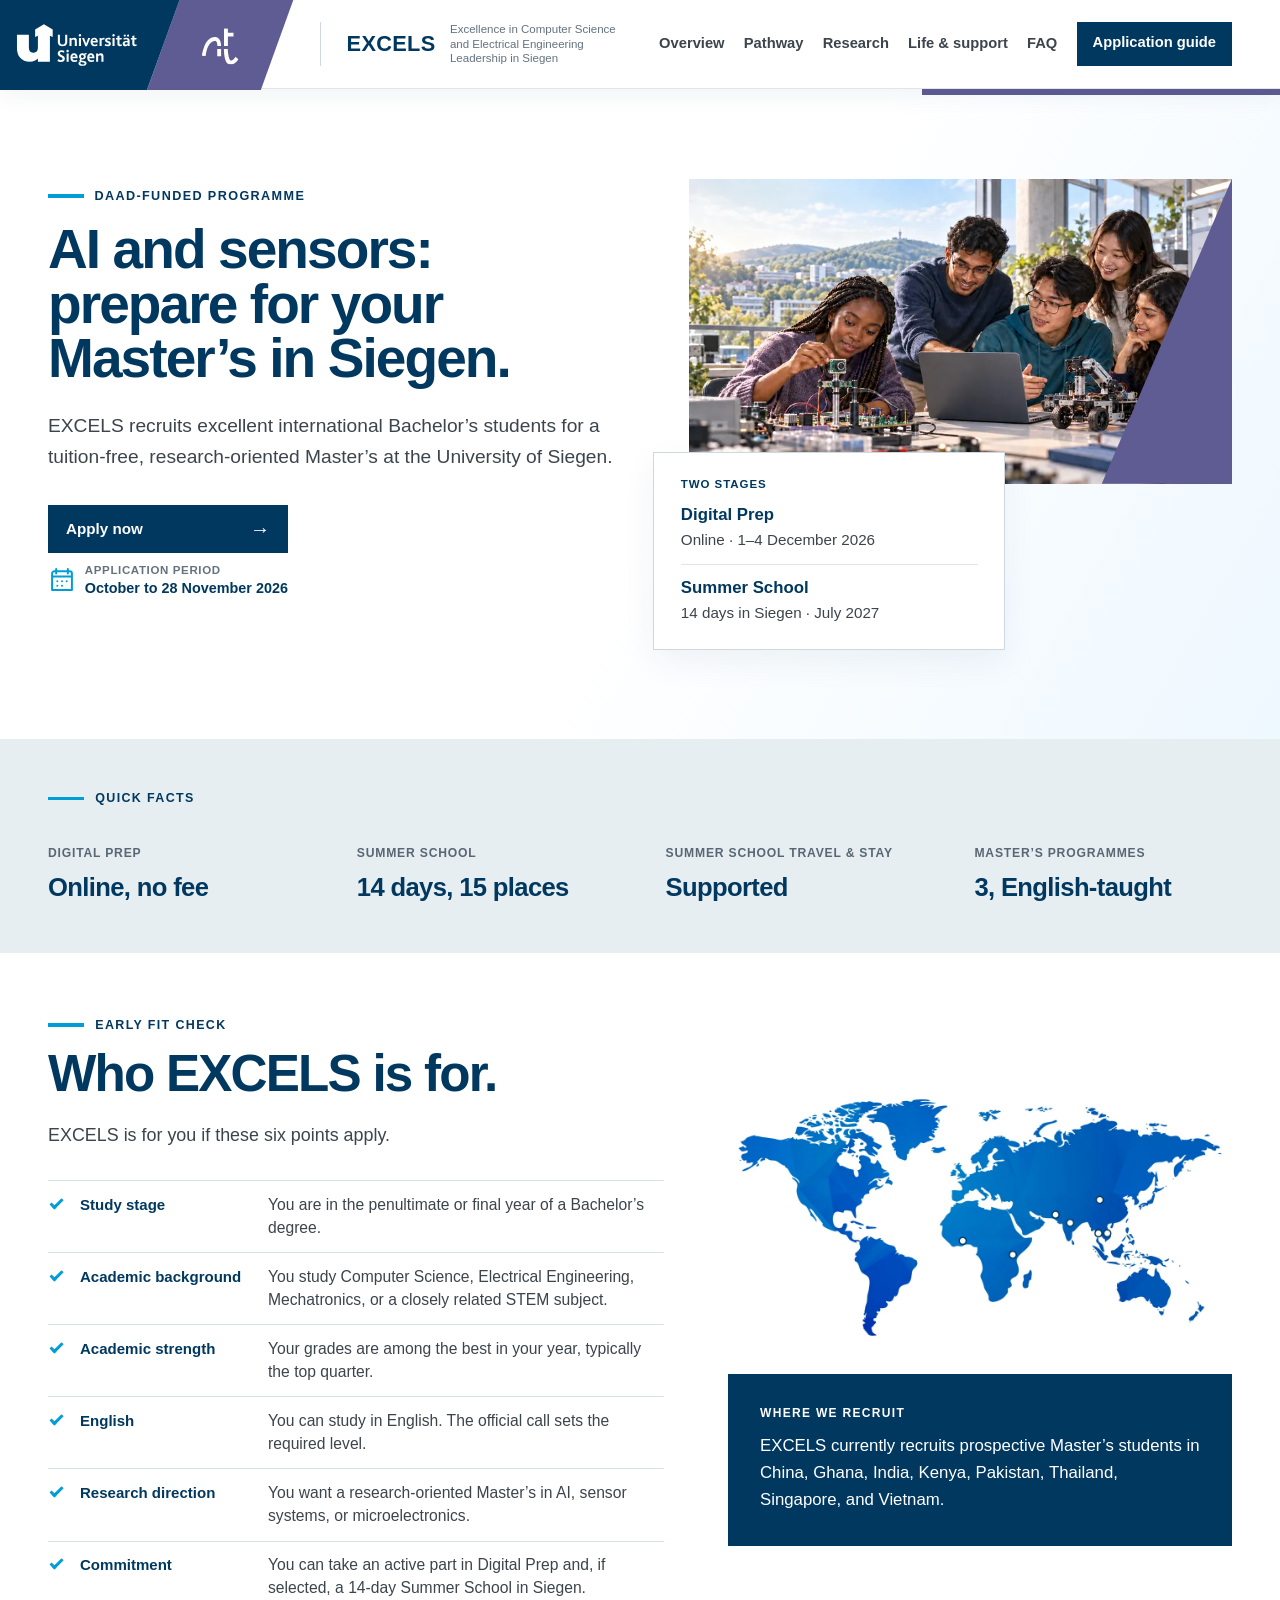
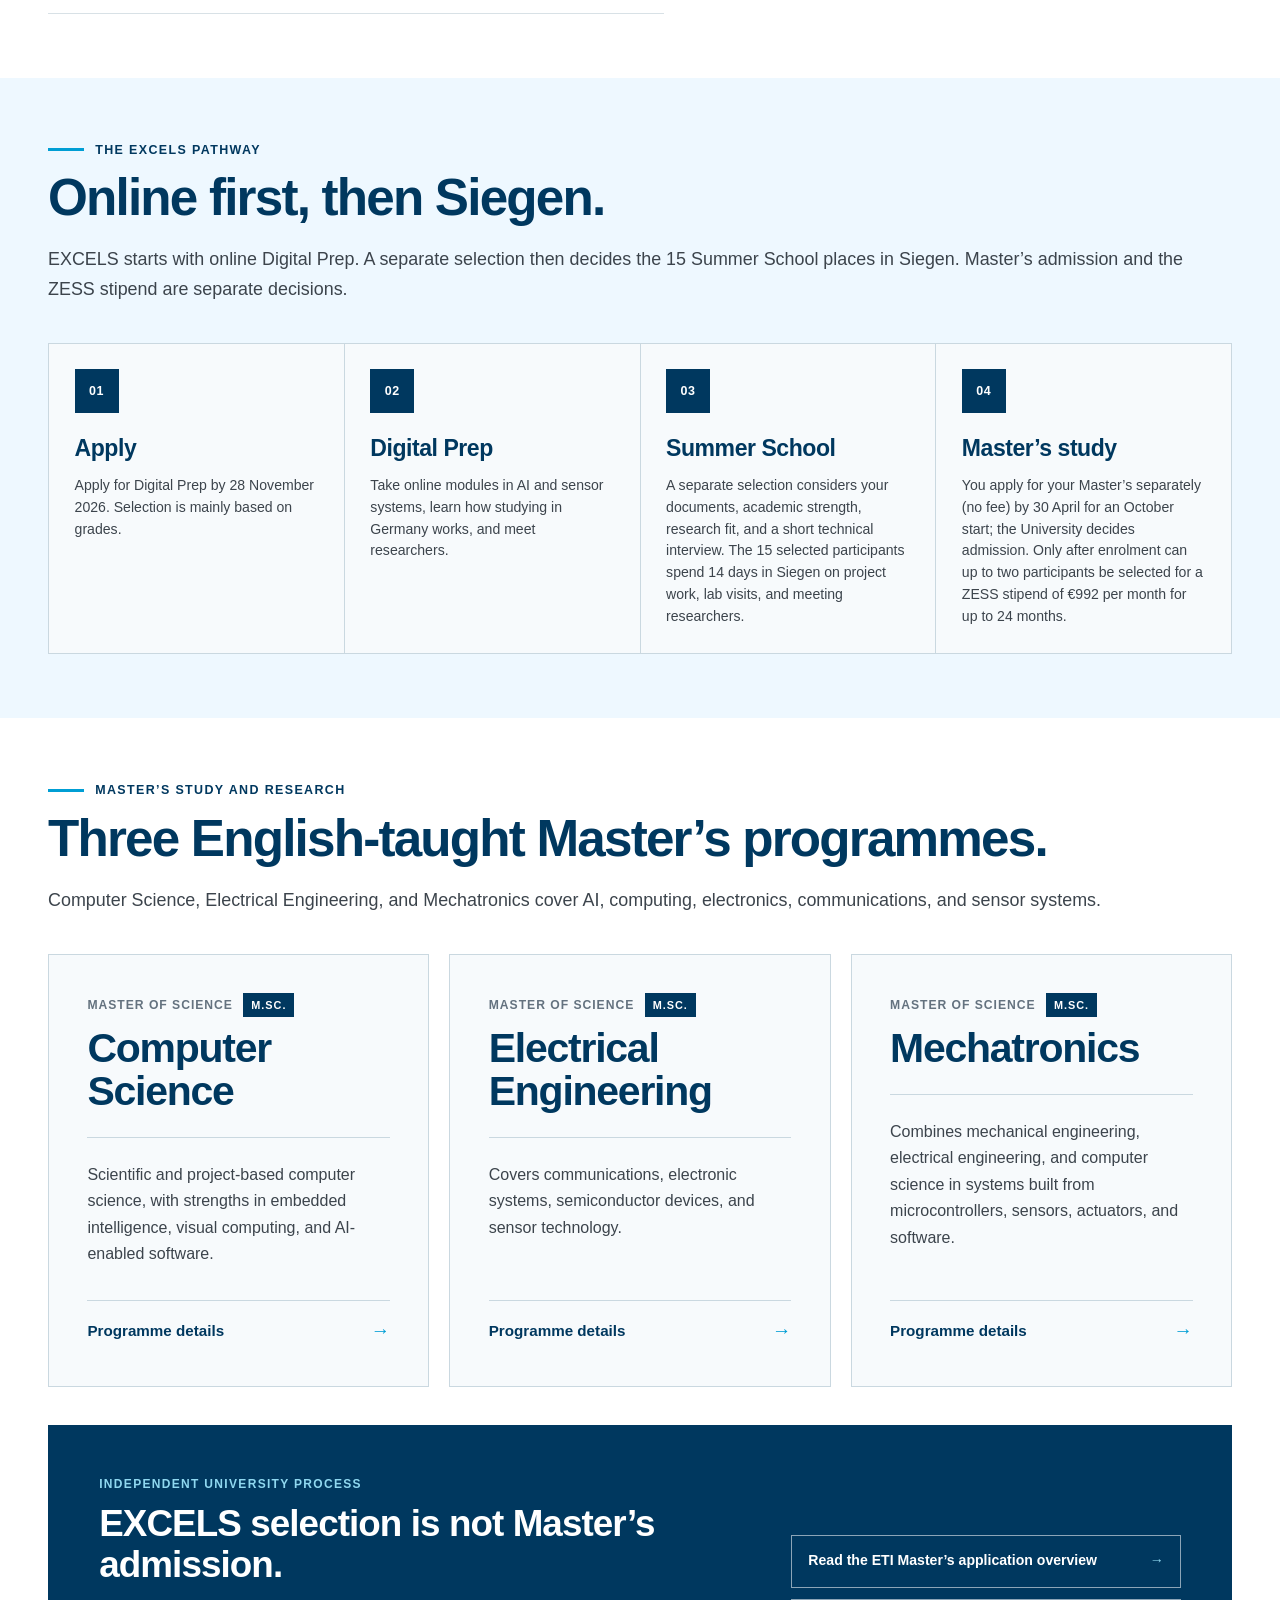
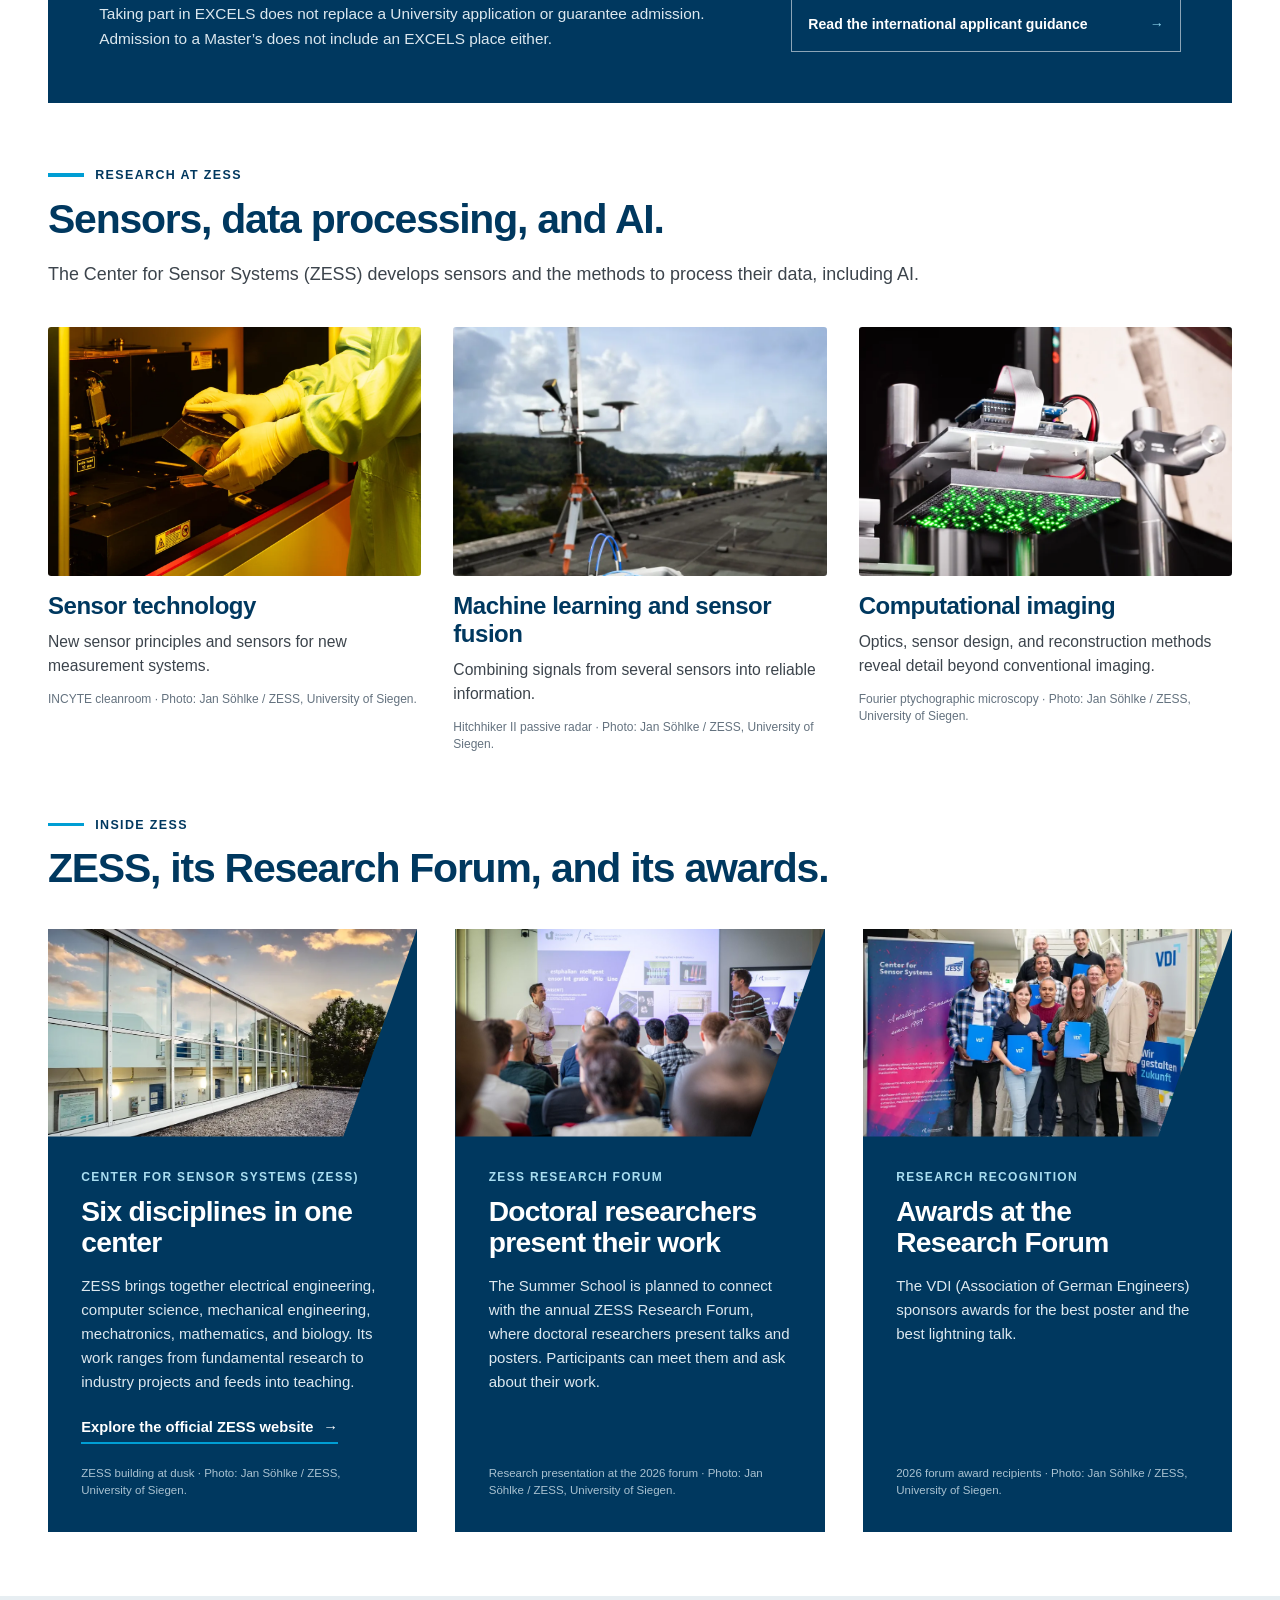
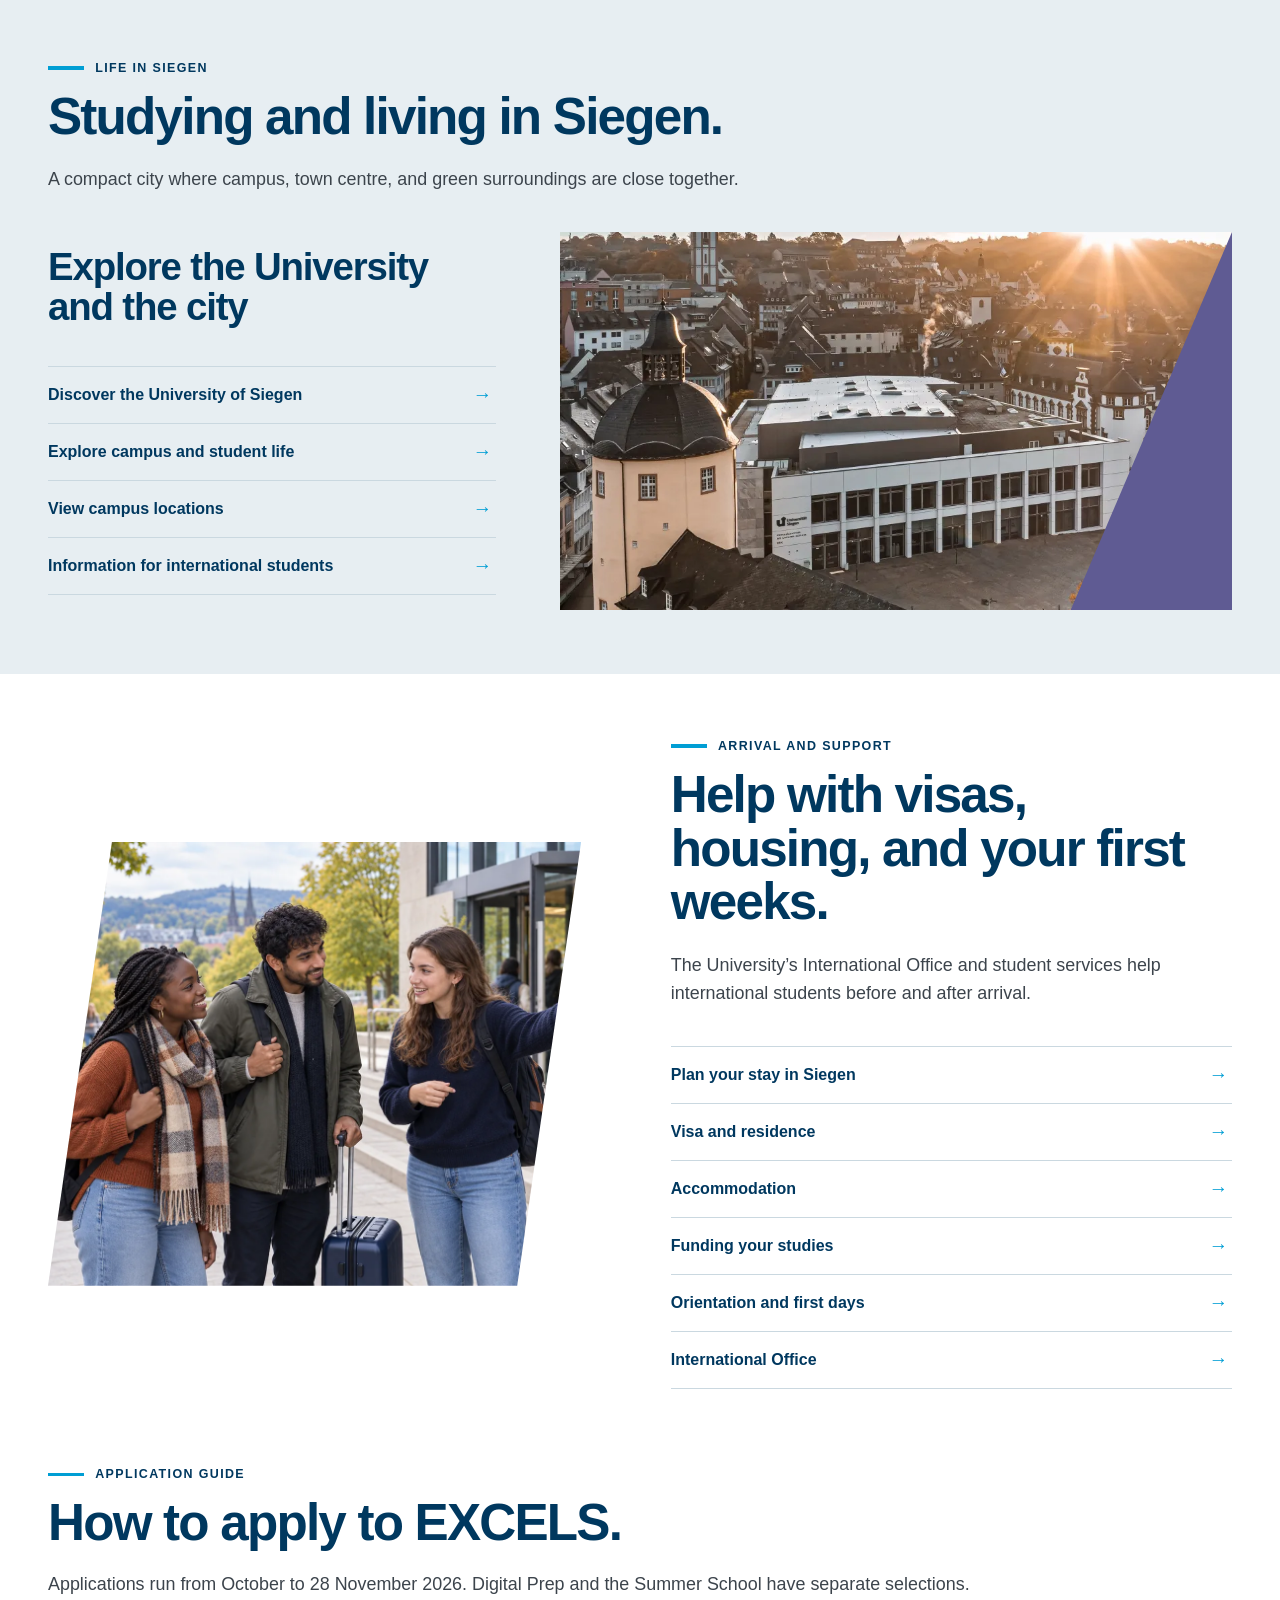
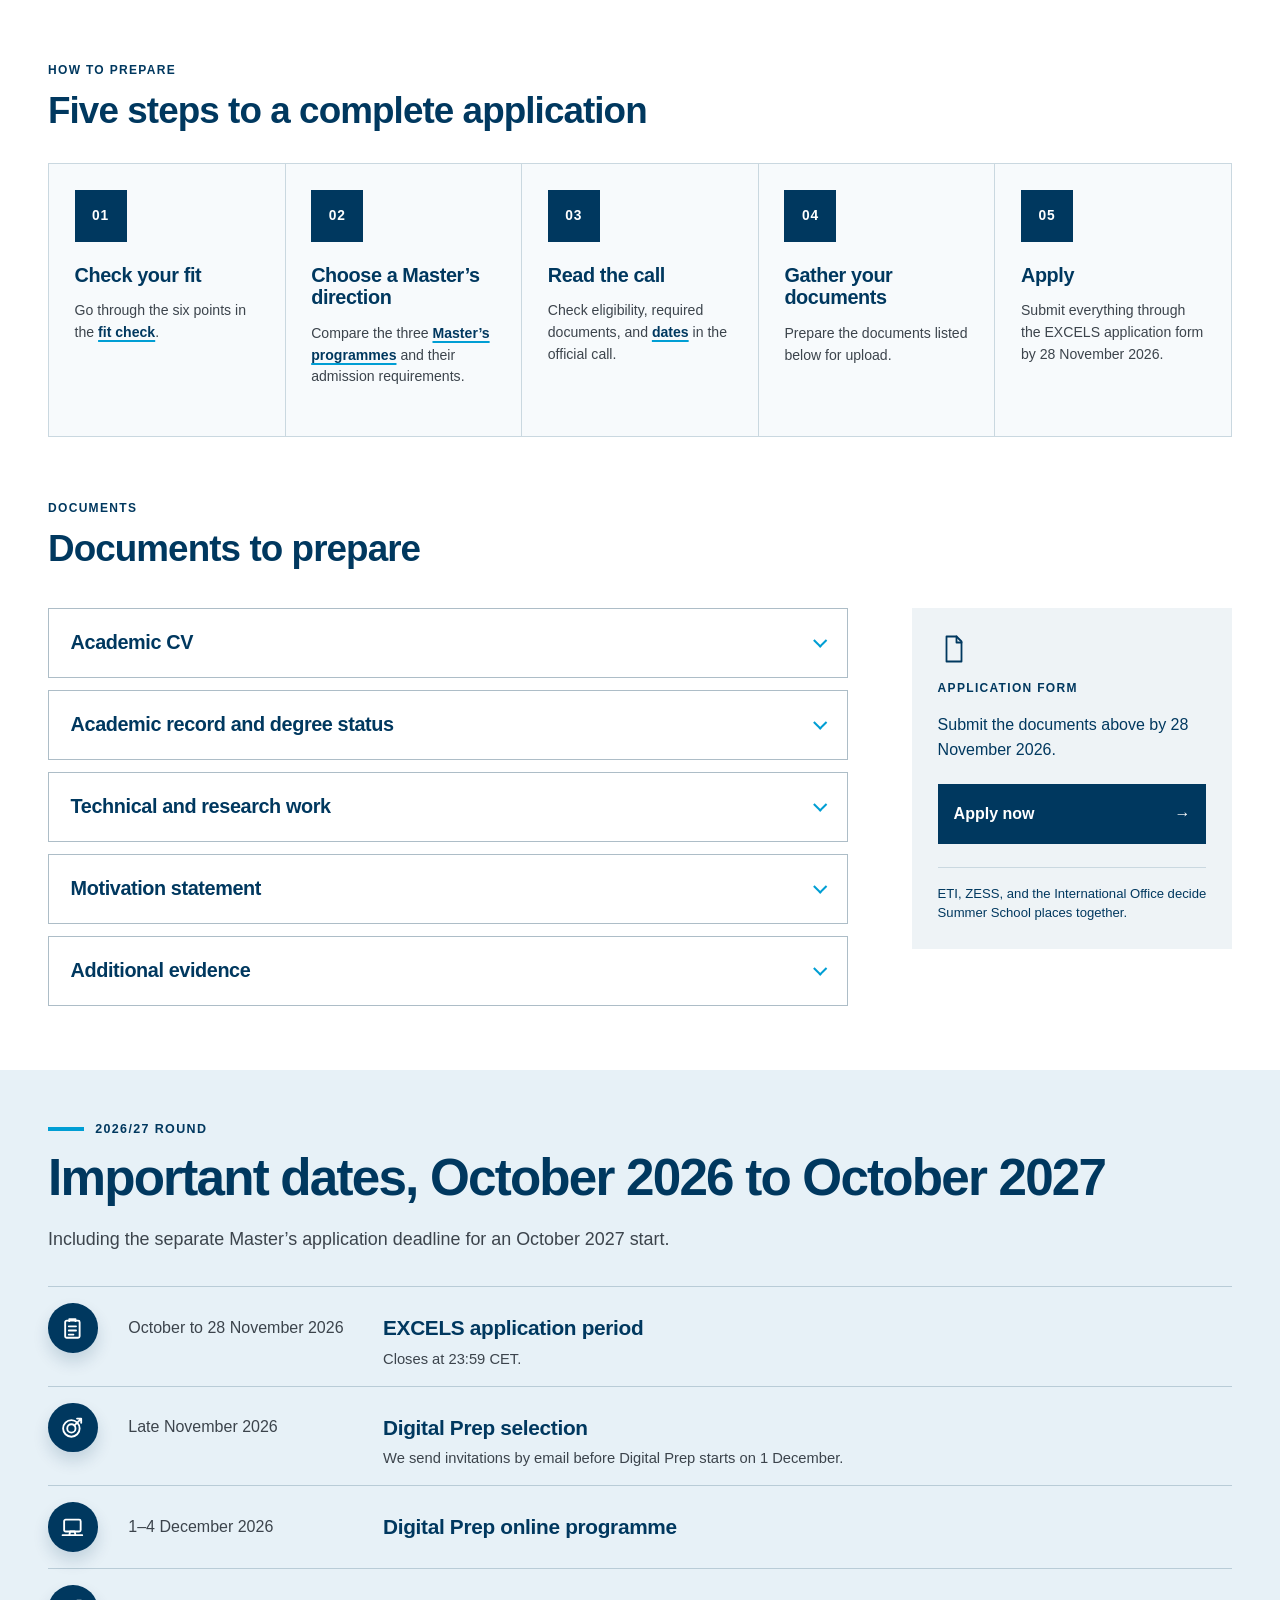
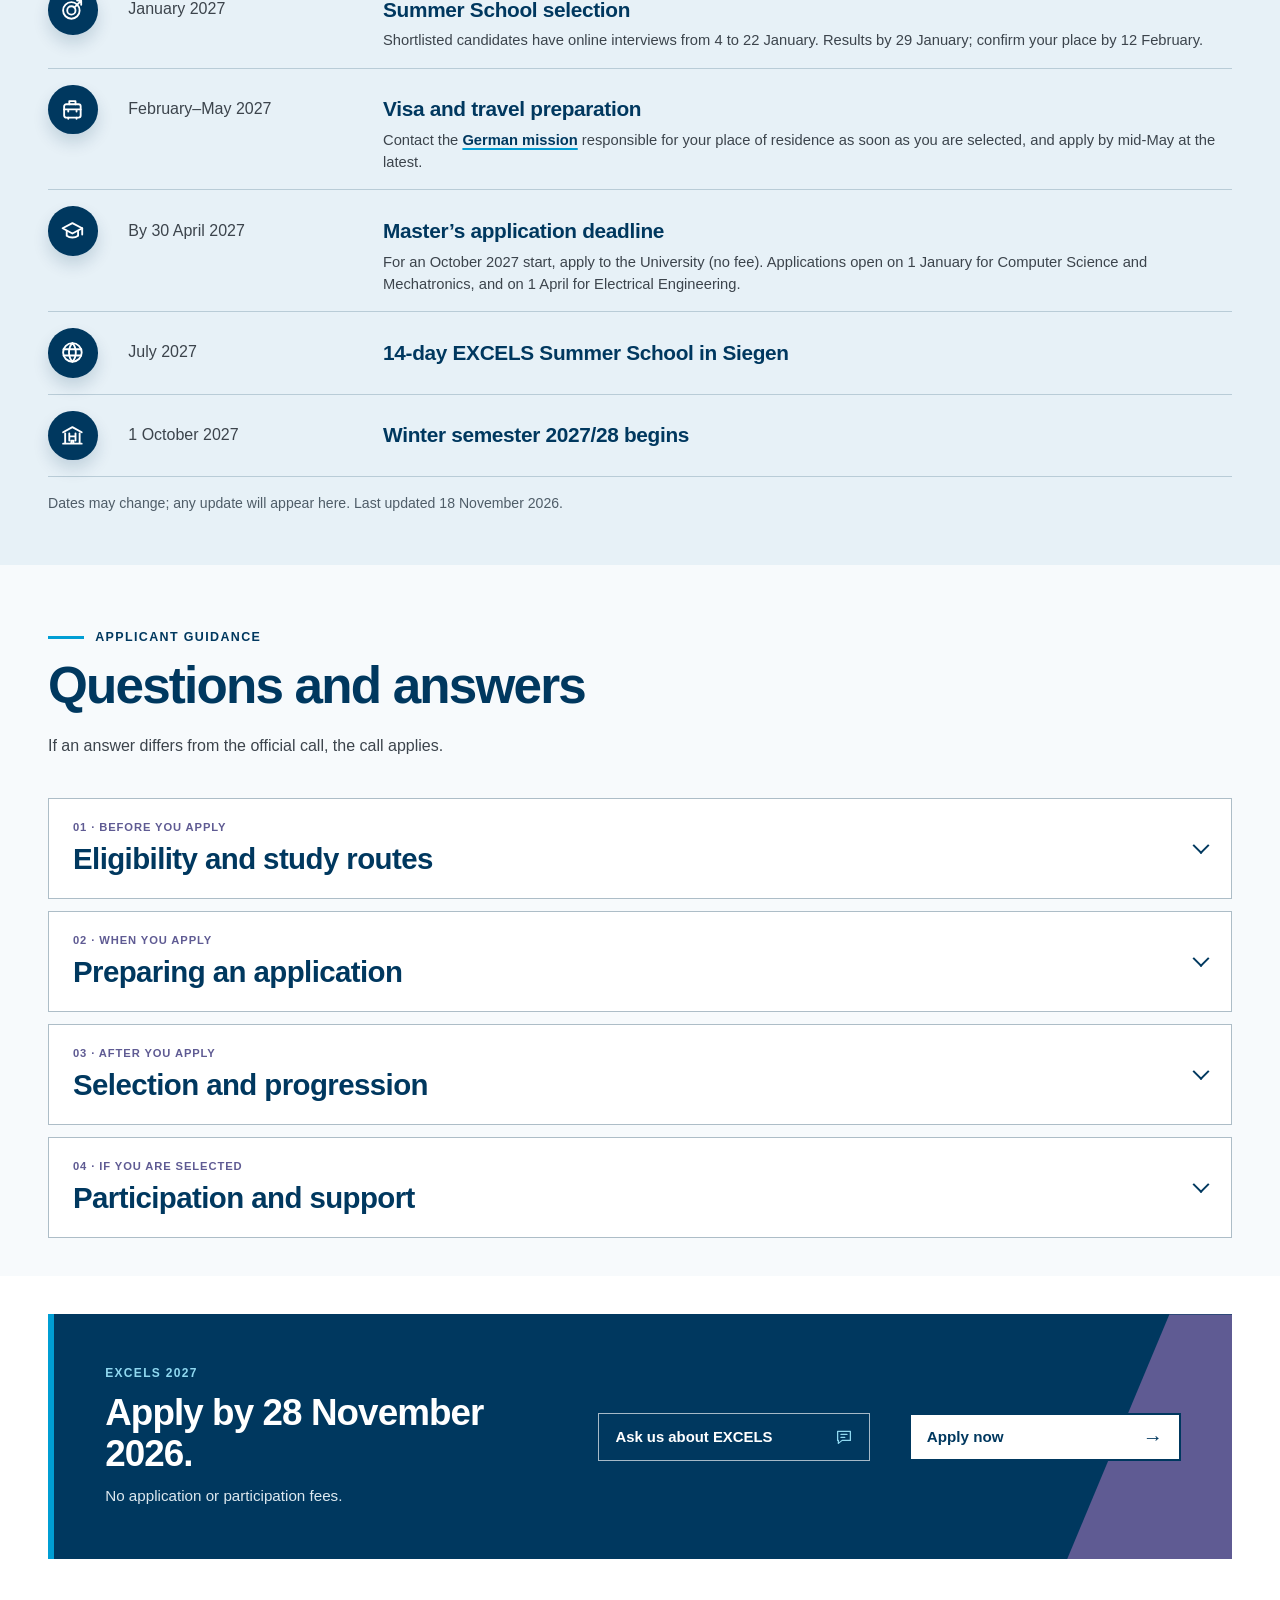
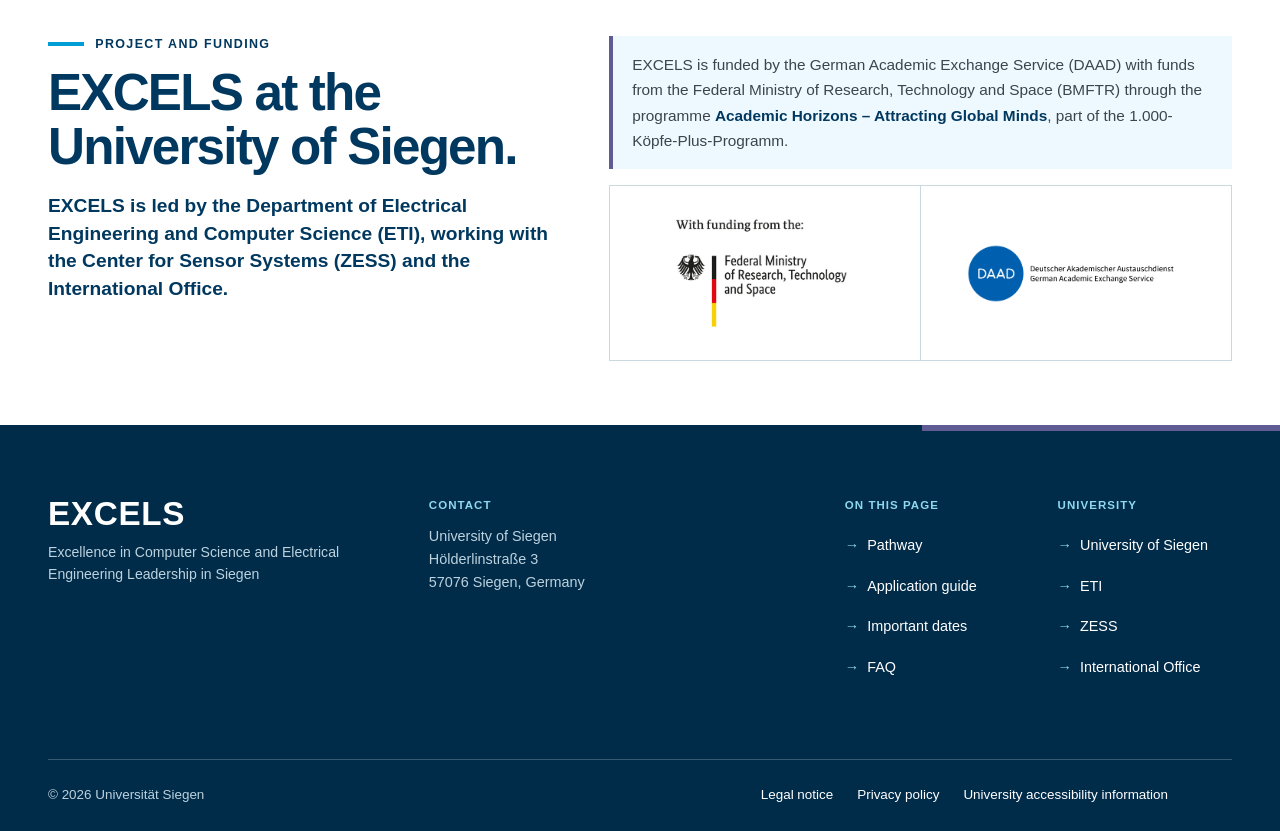
<file: index.html>
<!doctype html>
<html lang="en">
	<head>
		<meta charset="UTF-8" />
		<meta name="viewport" content="width=device-width, initial-scale=1.0" />
		<title>EXCELS | Research-oriented Master&rsquo;s pathway | University of Siegen</title>
		<meta name="description" content="Online Digital Prep and a 14-day Summer School in Siegen for international Bachelor&rsquo;s students preparing for research-oriented Master&rsquo;s study." />
		<meta name="theme-color" content="#00385f" />
		<meta property="og:type" content="website" />
		<meta property="og:site_name" content="EXCELS &middot; University of Siegen" />
		<meta property="og:title" content="EXCELS: Research-oriented Master&rsquo;s pathway at the University of Siegen" />
		<meta property="og:description" content="Online Digital Prep and a 14-day Summer School in Siegen for international Bachelor&rsquo;s students preparing for research-oriented Master&rsquo;s study." />
		<meta property="og:image" content="Assets/og-excels.jpg" />
		<meta property="og:image:width" content="1200" />
		<meta property="og:image:height" content="630" />
		<meta property="og:image:alt" content="EXCELS, University of Siegen: research-oriented Master&rsquo;s pathway for international Bachelor&rsquo;s students." />
		<meta property="og:locale" content="en_GB" />
		<meta name="twitter:card" content="summary_large_image" />
		<script>document.documentElement.classList.add("js");</script>
		<link rel="icon" type="image/svg+xml" href="Assets/favicon.svg" />
		<link rel="apple-touch-icon" href="Assets/apple-touch-icon.png" />
		<link rel="stylesheet" href="style.css?v=2026-10-05" />
	</head>
	<body data-application-url="https://siegen.moveon4.de/form/6aa2a59adf4828ae8703cf02/eng" data-contact-url="">
		<a class="skip-link" href="#main-content">Skip to main content</a>
		<header class="site-header">
			<div class="header-shell">
				<a class="university-link" href="https://www.uni-siegen.de/en/" aria-label="University of Siegen homepage (opens in a new tab)">
					<img class="university-logo" src="Assets/uni-siegen-logo.svg" alt="University of Siegen" width="257" height="128" />
				</a>
				<a class="project-brand" href="#main-content" aria-label="EXCELS homepage">
					<span class="project-name">EXCELS</span>
					<span class="project-expansion">Excellence in Computer Science and Electrical Engineering Leadership in Siegen</span>
				</a>
				<button class="nav-toggle" type="button" aria-expanded="false" aria-controls="primary-navigation">
					<span class="sr-only">Open navigation</span><span></span><span></span><span></span>
				</button>
				<nav id="primary-navigation" aria-label="Primary navigation">
					<a href="#about">Overview</a>
					<a href="#program">Pathway</a>
					<a href="#research">Research</a>
					<a href="#support">Life &amp; support</a>
					<a href="#faq">FAQ</a>
					<a class="nav-application" href="#apply">Application guide</a>
				</nav>
			</div>
		</header>

		<main id="main-content">
		<section class="hero" aria-labelledby="hero-title">
			<div class="hero-shell">
				<div class="hero-content">
					<p class="hero-eyebrow">DAAD-funded programme</p>
					<h1 id="hero-title">AI and sensors: prepare for your Master&rsquo;s in Siegen.</h1>
					<p class="hero-lead">EXCELS recruits excellent international Bachelor&rsquo;s students for a tuition-free, research-oriented Master&rsquo;s at the University of Siegen.</p>
					<div class="hero-actions">
						<a class="application-button application-button-primary" href="#apply" data-link="application"><span>Apply now</span><span class="application-button-arrow" aria-hidden="true">&rarr;</span></a>
						<p class="application-deadline">
							<svg viewBox="0 0 24 24" width="24" height="24" aria-hidden="true" focusable="false">
								<path d="M7 2.5v4M17 2.5v4M3.5 9h17M5.5 4.5h13a2 2 0 0 1 2 2v14h-17v-14a2 2 0 0 1 2-2Z" />
								<path d="M8 13h.01M12 13h.01M16 13h.01M8 17h.01M12 17h.01" />
							</svg>
							<span><span class="application-deadline-label">Application period</span><span class="application-deadline-value">October to 28 November 2026</span></span>
						</p>
					</div>
				</div>
				<figure class="hero-media">
					<div class="hero-image-frame">
						<img src="Assets/excels-impression-1200.webp" srcset="Assets/excels-impression-800.webp 800w, Assets/excels-impression-1200.webp 1200w" sizes="(max-width: 980px) calc(100vw - 2rem), min(42vw, 38rem)" alt="Illustration of international students collaborating on sensor systems and robotics in a university laboratory." width="1200" height="675" fetchpriority="high" />
					</div>
					<div class="hero-glance">
						<p class="hero-glance-kicker">Two stages</p>
						<dl class="hero-glance-list">
							<div>
								<dt>Digital Prep</dt>
								<dd>Online &middot; 1&ndash;4 December 2026</dd>
							</div>
							<div>
								<dt>Summer School</dt>
								<dd>14 days in Siegen &middot; July 2027</dd>
							</div>
						</dl>
					</div>
				</figure>
			</div>
		</section>

		<section id="about" class="section overview-section" aria-labelledby="overview-title">
			<div class="section-shell">
				<header class="section-heading">
					<h2 id="overview-title" class="section-eyebrow">Quick facts</h2>
				</header>

				<dl class="glance-stats">
					<div>
						<dt>Digital Prep</dt>
						<dd>Online, no fee</dd>
					</div>
					<div>
						<dt>Summer School</dt>
						<dd>14 days, 15 places</dd>
					</div>
					<div>
						<dt>Summer School travel &amp; stay</dt>
						<dd>Supported</dd>
					</div>
					<div>
						<dt>Master&rsquo;s programmes</dt>
						<dd>3, English-taught</dd>
					</div>
				</dl>
			</div>
		</section>

		<section id="target" class="section eligibility-section" aria-labelledby="eligibility-title">
			<div class="section-shell eligibility-layout">
				<div class="eligibility-copy">
					<header class="section-heading">
						<p class="section-eyebrow">Early fit check</p>
						<h2 id="eligibility-title">Who EXCELS is for.</h2>
						<p class="section-lead">EXCELS is for you if these six points apply.</p>
					</header>

					<ul class="eligibility-list">
						<li><strong>Study stage</strong><span>You are in the penultimate or final year of a Bachelor&rsquo;s degree.</span></li>
						<li><strong>Academic background</strong><span>You study Computer Science, Electrical Engineering, Mechatronics, or a closely related STEM subject.</span></li>
						<li><strong>Academic strength</strong><span>Your grades are among the best in your year, typically the top quarter.</span></li>
						<li><strong>English</strong><span>You can study in English. The official call sets the required level.</span></li>
						<li><strong>Research direction</strong><span>You want a research-oriented Master&rsquo;s in AI, sensor systems, or microelectronics.</span></li>
						<li><strong>Commitment</strong><span>You can take an active part in Digital Prep and, if selected, a 14-day Summer School in Siegen.</span></li>
					</ul>
				</div>

				<figure class="outreach-panel" aria-labelledby="outreach-title">
					<img class="outreach-map" src="Assets/outreach-countries-1200.webp" alt="World map with dots marking China, Ghana, India, Kenya, Pakistan, Thailand, Singapore, and Vietnam." width="1200" height="630" loading="lazy" decoding="async" />
					<figcaption class="outreach-glance">
						<p id="outreach-title" class="panel-kicker">Where we recruit</p>
						<p class="outreach-glance-copy">EXCELS currently recruits prospective Master&rsquo;s students in China, Ghana, India, Kenya, Pakistan, Thailand, Singapore, and Vietnam.</p>
					</figcaption>
				</figure>
			</div>
		</section>

		<section id="program" class="section pathway-section" aria-labelledby="pathway-title">
			<div class="section-shell">
				<header class="section-heading pathway-heading">
					<p class="section-eyebrow">The EXCELS pathway</p>
					<h2 id="pathway-title">Online first, then Siegen.</h2>
					<p class="section-lead">EXCELS starts with online Digital Prep. A separate selection then decides the 15 Summer School places in Siegen. Master&rsquo;s admission and the ZESS stipend are separate decisions.</p>
				</header>

				<ol class="process-track" role="list" aria-label="Four stages of the EXCELS pathway">
					<li class="process-step">
						<span class="process-number"><span class="sr-only">Stage </span>01</span>
						<div>
							<h3>Apply</h3>
							<p>Apply for Digital Prep by 28 November 2026. Selection is mainly based on grades.</p>
						</div>
					</li>
					<li class="process-step">
						<span class="process-number"><span class="sr-only">Stage </span>02</span>
						<div>
							<h3>Digital Prep</h3>
							<p>Take online modules in AI and sensor systems, learn how studying in Germany works, and meet researchers.</p>
						</div>
					</li>
					<li class="process-step">
						<span class="process-number"><span class="sr-only">Stage </span>03</span>
						<div>
							<h3>Summer School</h3>
							<p>A separate selection considers your documents, academic strength, research fit, and a short technical interview. The 15 selected participants spend 14 days in Siegen on project work, lab visits, and meeting researchers.</p>
						</div>
					</li>
					<li class="process-step">
						<span class="process-number"><span class="sr-only">Stage </span>04</span>
						<div>
							<h3>Master&rsquo;s study</h3>
							<p>You apply for your Master&rsquo;s separately (no fee) by 30 April for an October start; the University decides admission. Only after enrolment can up to two participants be selected for a ZESS stipend of &euro;992 per month for up to 24 months.</p>
						</div>
					</li>
				</ol>
			</div>
		</section>

		<section id="research" class="section study-research-section" aria-labelledby="study-research-title">
			<div class="section-shell">
				<header class="section-heading study-research-heading">
					<p class="section-eyebrow">Master&rsquo;s study and research</p>
					<h2 id="study-research-title">Three English-taught Master&rsquo;s programmes.</h2>
					<p class="section-lead">Computer Science, Electrical Engineering, and Mechatronics cover AI, computing, electronics, communications, and sensor systems.</p>
				</header>

				<div class="degree-grid">
					<article class="degree-card">
						<header class="degree-card-header">
							<p class="degree-type">Master of Science <span>M.Sc.</span></p>
							<h3>Computer Science</h3>
						</header>
						<p class="degree-summary">Scientific and project-based computer science, with strengths in embedded intelligence, visual computing, and AI-enabled software.</p>
						<a class="official-programme-link" href="https://www.uni-siegen.de/en/study/master/computer-science" aria-label="Programme details: Computer Science">Programme details <span aria-hidden="true">&rarr;</span></a>
					</article>

					<article class="degree-card">
						<header class="degree-card-header">
							<p class="degree-type">Master of Science <span>M.Sc.</span></p>
							<h3>Electrical Engineering</h3>
						</header>
						<p class="degree-summary">Covers communications, electronic systems, semiconductor devices, and sensor technology.</p>
						<a class="official-programme-link" href="https://www.uni-siegen.de/en/study/master/electrical-engineering" aria-label="Programme details: Electrical Engineering">Programme details <span aria-hidden="true">&rarr;</span></a>
					</article>

					<article class="degree-card">
						<header class="degree-card-header">
							<p class="degree-type">Master of Science <span>M.Sc.</span></p>
							<h3>Mechatronics</h3>
						</header>
						<p class="degree-summary">Combines mechanical engineering, electrical engineering, and computer science in systems built from microcontrollers, sensors, actuators, and software.</p>
						<a class="official-programme-link" href="https://www.uni-siegen.de/en/study/master/mechatronics" aria-label="Programme details: Mechatronics">Programme details <span aria-hidden="true">&rarr;</span></a>
					</article>
				</div>

				<div class="masters-admission-note">
					<div>
						<p class="panel-kicker">Independent University process</p>
						<h3 id="masters-admission-title">EXCELS selection is not Master&rsquo;s admission.</h3>
						<p>Taking part in EXCELS does not replace a University application or guarantee admission. Admission to a Master&rsquo;s does not include an EXCELS place either.</p>
					</div>
					<ul class="masters-admission-links" aria-label="Official University application guidance">
						<li><a href="https://www.uni-siegen.de/en/ETI/application-for-our-study-programs-eti">Read the ETI Master&rsquo;s application overview <span aria-hidden="true">&rarr;</span></a></li>
						<li><a href="https://www.uni-siegen.de/en/starting/how-do-i-apply-international-students">Read the international applicant guidance <span aria-hidden="true">&rarr;</span></a></li>
					</ul>
				</div>

				<div class="zess-environment">
					<section class="zess-research" aria-labelledby="zess-research-title">
						<header class="zess-research-heading">
							<p class="section-eyebrow">Research at ZESS</p>
							<h3 id="zess-research-title">Sensors, data processing, and AI.</h3>
							<p class="zess-research-intro">The Center for Sensor Systems (ZESS) develops sensors and the methods to process their data, including AI.</p>
						</header>

						<div class="zess-research-cards">
							<article class="zess-research-card">
								<img src="Assets/sensor-tech.webp" alt="A researcher in cleanroom clothing holds a patterned wafer beside laser lithography equipment." width="1200" height="800" loading="lazy" decoding="async" />
								<h4>Sensor technology</h4>
								<p>New sensor principles and sensors for new measurement systems.</p>
								<p class="research-credit">INCYTE cleanroom &middot; Photo: Jan S&ouml;hlke / ZESS, University of Siegen.</p>
							</article>

							<article class="zess-research-card research-card-data">
								<img src="Assets/passive-radar.webp" alt="Hitchhiker II passive radar equipment on a rooftop with an antenna array behind it." width="900" height="1360" loading="lazy" decoding="async" />
								<h4>Machine learning and sensor fusion</h4>
								<p>Combining signals from several sensors into reliable information.</p>
								<p class="research-credit">Hitchhiker II passive radar &middot; Photo: Jan S&ouml;hlke / ZESS, University of Siegen.</p>
							</article>

							<article class="zess-research-card research-card-imaging">
								<img src="Assets/sensor-imaging.webp" alt="Fourier ptychographic microscopy equipment with a green LED array positioned above a sample." width="900" height="1382" loading="lazy" decoding="async" />
								<h4>Computational imaging</h4>
								<p>Optics, sensor design, and reconstruction methods reveal detail beyond conventional imaging.</p>
								<p class="research-credit">Fourier ptychographic microscopy &middot; Photo: Jan S&ouml;hlke / ZESS, University of Siegen.</p>
							</article>
						</div>
					</section>

					<section class="zess-stories" aria-labelledby="zess-stories-title">
						<header class="zess-stories-heading">
							<p class="section-eyebrow">Inside ZESS</p>
							<h3 id="zess-stories-title">ZESS, its Research Forum, and its awards.</h3>
						</header>

						<div class="zess-story-grid" role="region" aria-label="ZESS stories" tabindex="0">
							<article class="zess-story-card zess-story-building">
								<div class="zess-story-image">
									<img src="Assets/zess-building-1000.webp" alt="Glass-fronted exterior of the Center for Sensor Systems at the University of Siegen at dusk." width="1000" height="600" loading="lazy" decoding="async" />
								</div>
								<div class="zess-story-copy">
									<p class="panel-kicker">Center for Sensor Systems (ZESS)</p>
									<h4>Six disciplines in one center</h4>
									<p>ZESS brings together electrical engineering, computer science, mechanical engineering, mechatronics, mathematics, and biology. Its work ranges from fundamental research to industry projects and feeds into teaching.</p>
									<a class="zess-link" href="https://www.zess.uni-siegen.de/">Explore the official ZESS website <span aria-hidden="true">&rarr;</span></a>
									<p class="zess-story-credit">ZESS building at dusk &middot; Photo: Jan S&ouml;hlke / ZESS, University of Siegen.</p>
								</div>
							</article>

							<article class="zess-story-card zess-story-forum">
								<div class="zess-story-image">
									<img src="Assets/forum-presentation.jpg" alt="A research presentation at the ZESS PhD Research Forum before an audience." width="1024" height="683" loading="lazy" decoding="async" />
								</div>
								<div class="zess-story-copy">
									<p class="panel-kicker">ZESS Research Forum</p>
									<h4>Doctoral researchers present their work</h4>
									<p>The Summer School is planned to connect with the annual ZESS Research Forum, where doctoral researchers present talks and posters. Participants can meet them and ask about their work.</p>
									<p class="zess-story-credit">Research presentation at the 2026 forum &middot; Photo: Jan S&ouml;hlke / ZESS, University of Siegen.</p>
								</div>
							</article>

							<article class="zess-story-card zess-story-awards">
								<div class="zess-story-image">
									<img src="Assets/forum-awards-1000.webp" alt="Winners of the 2026 ZESS PhD Research Forum awards pose with blue VDI folders." width="1000" height="667" loading="lazy" decoding="async" />
								</div>
								<div class="zess-story-copy">
									<p class="panel-kicker">Research recognition</p>
									<h4>Awards at the Research Forum</h4>
									<p>The VDI (Association of German Engineers) sponsors awards for the best poster and the best lightning talk.</p>
									<p class="zess-story-credit">2026 forum award recipients &middot; Photo: Jan S&ouml;hlke / ZESS, University of Siegen.</p>
								</div>
							</article>
						</div>
					</section>
				</div>
			</div>
		</section>

		<section id="support" class="section siegen-experience-section" aria-labelledby="siegen-experience-title">
			<div class="section-shell">
				<header class="siegen-experience-heading">
					<p class="section-eyebrow">Life in Siegen</p>
					<h2 id="siegen-experience-title">Studying and living in Siegen.</h2>
					<p class="siegen-experience-lead">A compact city where campus, town centre, and green surroundings are close together.</p>
				</header>

				<div class="siegen-experience-grid">
					<div class="siegen-link-panel">
						<h3 id="siegen-links-title">Explore the University and the city</h3>
						<ul class="link-rows" aria-labelledby="siegen-links-title">
							<li><a href="https://www.uni-siegen.de/en/overview-university"><span>Discover the University of Siegen</span><span aria-hidden="true">&rarr;</span></a></li>
							<li><a href="https://www.uni-siegen.de/en/student-life/"><span>Explore campus and student life</span><span aria-hidden="true">&rarr;</span></a></li>
							<li><a href="https://www.uni-siegen.de/en/driving-directions-and-map"><span>View campus locations</span><span aria-hidden="true">&rarr;</span></a></li>
							<li><a href="https://www.uni-siegen.de/en/incoming-students-international-start"><span>Information for international students</span><span aria-hidden="true">&rarr;</span></a></li>
						</ul>
					</div>

					<figure class="siegen-city-media">
						<div class="siegen-city-image">
							<img src="Assets/siegen-city-1000.webp" alt="Aerial view across Siegen&rsquo;s historic city centre and the University&rsquo;s Lower Castle campus at sunset." width="1000" height="997" loading="lazy" decoding="async" />
						</div>
					</figure>
				</div>
			</div>
		</section>

		<section class="section student-support-section" aria-labelledby="student-support-title">
			<div class="section-shell student-support-layout">
				<div class="student-support-copy">
					<header>
						<p class="section-eyebrow">Arrival and support</p>
						<h2 id="student-support-title">Help with visas, housing, and your first weeks.</h2>
						<p class="student-support-lead">The University&rsquo;s International Office and student services help international students before and after arrival.</p>
					</header>

					<ul class="link-rows" aria-label="Official support for international students">
						<li><a href="https://www.uni-siegen.de/en/planning-and-organization-incoming"><span>Plan your stay in Siegen</span><span aria-hidden="true">&rarr;</span></a></li>
						<li><a href="https://www.uni-siegen.de/en/visa-residence-permit-incoming"><span>Visa and residence</span><span aria-hidden="true">&rarr;</span></a></li>
						<li><a href="https://www.uni-siegen.de/en/accommodation-incoming"><span>Accommodation</span><span aria-hidden="true">&rarr;</span></a></li>
						<li><a href="https://www.uni-siegen.de/en/financing-incoming"><span>Funding your studies</span><span aria-hidden="true">&rarr;</span></a></li>
						<li><a href="https://www.uni-siegen.de/en/orientation-program-incoming"><span>Orientation and first days</span><span aria-hidden="true">&rarr;</span></a></li>
						<li><a href="https://www.uni-siegen.de/en/team/international-office"><span>International Office</span><span aria-hidden="true">&rarr;</span></a></li>
					</ul>
				</div>

				<figure class="student-support-media">
					<img src="Assets/international-students.webp" alt="Two newly arrived international students speak with a peer mentor outside a university building, with luggage beside them." width="1200" height="900" loading="lazy" decoding="async" />
				</figure>
			</div>
		</section>

		<section id="apply" class="section application-section" aria-labelledby="application-title">
			<div class="section-shell">
				<header class="section-heading application-heading">
					<p class="section-eyebrow">Application guide</p>
					<h2 id="application-title">How to apply to EXCELS.</h2>
					<p class="section-lead">Applications run from October to 28 November 2026. Digital Prep and the Summer School have separate selections.</p>
				</header>

				<section class="application-checklist-block" aria-labelledby="application-checklist-title">
					<header class="application-subheading">
						<p class="panel-kicker">How to prepare</p>
						<h3 id="application-checklist-title">Five steps to a complete application</h3>
					</header>

					<ol class="application-process-list" role="list">
						<li>
							<span class="application-step-number"><span class="sr-only">Step </span>01</span>
							<div>
								<h4>Check your fit</h4>
								<p>Go through the six points in the <a href="#target">fit check</a>.</p>
							</div>
						</li>
						<li>
							<span class="application-step-number"><span class="sr-only">Step </span>02</span>
							<div>
								<h4>Choose a Master&rsquo;s direction</h4>
								<p>Compare the three <a href="#research">Master&rsquo;s programmes</a> and their admission requirements.</p>
							</div>
						</li>
						<li>
							<span class="application-step-number"><span class="sr-only">Step </span>03</span>
							<div>
								<h4>Read the call</h4>
								<p>Check eligibility, required documents, and <a href="#key-dates">dates</a> in the official call.</p>
							</div>
						</li>
						<li>
							<span class="application-step-number"><span class="sr-only">Step </span>04</span>
							<div>
								<h4>Gather your documents</h4>
								<p>Prepare the documents listed below for upload.</p>
							</div>
						</li>
						<li>
							<span class="application-step-number"><span class="sr-only">Step </span>05</span>
							<div>
								<h4>Apply</h4>
								<p>Submit everything through the EXCELS application form by 28 November 2026.</p>
							</div>
						</li>
					</ol>
				</section>

				<section class="application-materials" aria-labelledby="application-materials-title">
					<header class="application-subheading">
						<p class="panel-kicker">Documents</p>
						<h3 id="application-materials-title">Documents to prepare</h3>
					</header>

					<div class="application-materials-layout">
						<ul class="application-materials-list">
							<li class="application-material-item">
								<details>
									<summary><span class="application-material-title">Academic CV</span></summary>
									<div class="application-material-answer"><p>Your education, relevant coursework, technical skills, projects, research experience, and internships.</p></div>
								</details>
							</li>
							<li class="application-material-item">
								<details>
									<summary><span class="application-material-title">Academic record and degree status</span></summary>
									<div class="application-material-answer"><p>A current transcript and proof of enrolment or completion, showing your grades and your maths and algorithms courses.</p></div>
								</details>
							</li>
							<li class="application-material-item">
								<details>
									<summary><span class="application-material-title">Technical and research work</span></summary>
									<div class="application-material-answer"><p>Project summaries, thesis work, publications, or internships. State your own contribution and how it relates to AI, sensor systems, or microelectronics.</p></div>
								</details>
							</li>
							<li class="application-material-item">
								<details>
									<summary><span class="application-material-title">Motivation statement</span></summary>
									<div class="application-material-answer"><p>Why EXCELS and a research Master&rsquo;s in Siegen fit your background, interests, and career plans.</p></div>
								</details>
							</li>
							<li class="application-material-item">
								<details>
									<summary><span class="application-material-title">Additional evidence</span></summary>
									<div class="application-material-answer"><p>Language evidence, translations, recommendations, or certificates, exactly as the official call requires.</p></div>
								</details>
							</li>
						</ul>

						<div class="application-ready-card">
							<svg class="application-ready-icon" viewBox="0 0 32 32" width="32" height="32" aria-hidden="true" focusable="false">
								<path d="M8.5 3.5h10l5 5v20h-15Z" />
								<path d="M18.5 3.5v6h5" />
							</svg>
							<p class="panel-kicker">Application form</p>
							<p class="application-ready-copy">Submit the documents above by 28 November 2026.</p>
							<a class="application-ready-link" href="#key-dates" data-link="application"><span>Apply now</span><span aria-hidden="true">&rarr;</span></a>
							<p class="application-review-note">ETI, ZESS, and the International Office decide Summer School places together.</p>
						</div>
					</div>
				</section>

			</div>
		</section>

		<section id="key-dates" class="section key-dates-section" aria-labelledby="key-dates-title">
			<div class="section-shell">
				<header class="section-heading key-dates-heading">
					<p class="section-eyebrow">2026/27 round</p>
					<h2 id="key-dates-title">Important dates, October 2026 to October 2027</h2>
					<p class="section-lead">Including the separate Master&rsquo;s application deadline for an October 2027 start.</p>
				</header>

				<ol class="key-dates-list" role="list">
					<li>
						<span class="key-date-icon" aria-hidden="true">
							<svg viewBox="0 0 24 24" focusable="false"><rect x="5" y="4.5" width="14" height="16.5" rx="1.5" /><path d="M9 5V3h6v2M8.5 10h7M8.5 14h7M8.5 18h4.5" /></svg>
						</span>
						<p class="key-date-window">October to 28 November 2026</p>
						<div class="key-date-copy">
							<h3>EXCELS application period</h3>
							<p>Closes at 23:59 CET.</p>
						</div>
					</li>
					<li>
						<span class="key-date-icon" aria-hidden="true">
							<svg viewBox="0 0 24 24" focusable="false"><circle cx="11" cy="13" r="8" /><circle cx="11" cy="13" r="4" /><path d="m13.8 10.2 6.7-6.7M16.5 3.5h4v4" /></svg>
						</span>
						<p class="key-date-window">Late November 2026</p>
						<div class="key-date-copy">
							<h3>Digital Prep selection</h3>
							<p>We send invitations by email before Digital Prep starts on 1 December.</p>
						</div>
					</li>
					<li>
						<span class="key-date-icon" aria-hidden="true">
							<svg viewBox="0 0 24 24" focusable="false"><rect x="4" y="4.5" width="16" height="11.5" rx="1.5" /><path d="M2.5 19.5h19M9 19.5l.8-3.5h4.4l.8 3.5" /></svg>
						</span>
						<p class="key-date-window">1&ndash;4 December 2026</p>
						<div class="key-date-copy">
							<h3>Digital Prep online programme</h3>
						</div>
					</li>
					<li>
						<span class="key-date-icon" aria-hidden="true">
							<svg viewBox="0 0 24 24" focusable="false"><circle cx="11" cy="13" r="8" /><circle cx="11" cy="13" r="4" /><path d="m13.8 10.2 6.7-6.7M16.5 3.5h4v4" /></svg>
						</span>
						<p class="key-date-window">January 2027</p>
						<div class="key-date-copy">
							<h3>Summer School selection</h3>
							<p>Shortlisted candidates have online interviews from 4 to 22 January. Results by 29 January; confirm your place by 12 February.</p>
						</div>
					</li>
					<li>
						<span class="key-date-icon" aria-hidden="true">
							<svg viewBox="0 0 24 24" focusable="false"><rect x="4" y="7" width="16" height="13" rx="2" /><path d="M9 7V4h6v3M4 12h16M8 12v2M16 12v2M8 20v1M16 20v1" /></svg>
						</span>
						<p class="key-date-window">February&ndash;May 2027</p>
						<div class="key-date-copy">
							<h3>Visa and travel preparation</h3>
							<p>Contact the <a href="https://www.auswaertiges-amt.de/en/about-us/auslandsvertretungen/deutsche-auslandsvertretungen">German mission</a> responsible for your place of residence as soon as you are selected, and apply by mid-May at the latest.</p>
						</div>
					</li>
					<li>
						<span class="key-date-icon" aria-hidden="true">
							<svg viewBox="0 0 24 24" focusable="false"><path d="M2.5 9 12 4l9.5 5-9.5 5L2.5 9Z" /><path d="M6.5 11.2v5c2.9 2.3 8.1 2.3 11 0v-5M21.5 9v6" /></svg>
						</span>
						<p class="key-date-window">By 30 April 2027</p>
						<div class="key-date-copy">
							<h3>Master&rsquo;s application deadline</h3>
							<p>For an October 2027 start, apply to the University (no fee). Applications open on 1&nbsp;January for Computer Science and Mechatronics, and on 1&nbsp;April for Electrical Engineering.</p>
						</div>
					</li>
					<li>
						<span class="key-date-icon" aria-hidden="true">
							<svg viewBox="0 0 24 24" focusable="false"><circle cx="12" cy="12" r="9" /><path d="M3.5 9h17M3.5 15h17M12 3c2.2 2.4 3.3 5.4 3.3 9S14.2 18.6 12 21c-2.2-2.4-3.3-5.4-3.3-9S9.8 5.4 12 3Z" /></svg>
						</span>
						<p class="key-date-window">July 2027</p>
						<div class="key-date-copy">
							<h3>14-day EXCELS Summer School in Siegen</h3>
						</div>
					</li>
					<li>
						<span class="key-date-icon" aria-hidden="true">
							<svg viewBox="0 0 24 24" focusable="false"><path d="m3 9 9-5 9 5M5 10v9M19 10v9M3 20h18M9 10v7M15 10v7M9 13h6M11 20v-3h2v3" /></svg>
						</span>
						<p class="key-date-window">1 October 2027</p>
						<div class="key-date-copy">
							<h3>Winter semester 2027/28 begins</h3>
						</div>
					</li>
				</ol>
				<p class="key-dates-updated">Dates may change; any update will appear here. Last updated <time datetime="2026-11-18">18 November 2026</time>.</p>
			</div>
		</section>

		<section id="faq" class="section faq-section" aria-labelledby="faq-title">
			<div class="section-shell">
				<header class="section-heading faq-heading">
					<p class="section-eyebrow">Applicant guidance</p>
					<h2 id="faq-title">Questions and answers</h2>
					<p class="section-lead">If an answer differs from the official call, the call applies.</p>
				</header>

				<div class="faq-groups">
					<details id="faq-eligibility" class="faq-group" name="faq-topics">
						<summary class="faq-group-header">
							<h3 id="faq-eligibility-title"><span class="faq-group-kicker">01 &middot; Before you apply</span><span class="sr-only">: </span><span class="faq-group-title">Eligibility and study routes</span></h3>
						</summary>

						<div class="faq-list">
							<details class="faq-item">
								<summary>Is EXCELS a degree programme, or do I apply separately for a Master&rsquo;s?</summary>
								<div class="faq-answer"><p>No. EXCELS prepares you for a Master&rsquo;s through Digital Prep, the Summer School, and support during the transition. You apply for the Master&rsquo;s separately and must meet its admission requirements.</p></div>
							</details>
							<details class="faq-item">
								<summary>Who should consider EXCELS?</summary>
								<div class="faq-answer"><p>Strong international Bachelor&rsquo;s students in a relevant subject who are aiming for a research Master&rsquo;s in Siegen and are interested in AI, sensor systems, or microelectronics. The official call defines who can apply.</p></div>
							</details>
							<details class="faq-item">
								<summary>Can I take part before completing my Bachelor&rsquo;s degree?</summary>
								<div class="faq-answer"><p>Yes. EXCELS is for students in the last two years of their Bachelor&rsquo;s degree.</p></div>
							</details>
							<details class="faq-item">
								<summary>Can I apply for the Master&rsquo;s before I graduate?</summary>
								<div class="faq-answer"><p>Yes. Apply by 30 April with your latest official transcript, ideally with a letter from your university confirming your expected completion date. You must present your degree certificate when you enrol in September or October; without it, you cannot be enrolled.</p></div>
							</details>
							<details class="faq-item">
								<summary>Which academic backgrounds are relevant?</summary>
								<div class="faq-answer"><p>Computer science, electrical engineering, mechatronics, and closely related STEM subjects. See the <a href="#target">fit check</a>.</p></div>
							</details>
							<details class="faq-item">
								<summary>How do priority countries and my current place of study affect eligibility?</summary>
								<div class="faq-answer"><p>EXCELS recruits mainly in Asia and Sub-Saharan Africa, but this is not an eligibility rule. It is not for students already studying at a German university, because its funding programme, Academic Horizons, aims to bring new international Master&rsquo;s students to Germany. The official call states the exact conditions.</p></div>
							</details>
							<details class="faq-item">
								<summary>Which Master&rsquo;s programmes can I aim for?</summary>
								<div class="faq-answer"><p><a href="#research">Computer Science, Electrical Engineering, and Mechatronics</a>, all taught in English. Each has its own requirements, and its examination board decides admission.</p></div>
							</details>
						</div>
					</details>

					<details id="faq-application" class="faq-group" name="faq-topics">
						<summary class="faq-group-header">
							<h3 id="faq-application-title"><span class="faq-group-kicker">02 &middot; When you apply</span><span class="sr-only">: </span><span class="faq-group-title">Preparing an application</span></h3>
						</summary>

						<div class="faq-list">
							<details class="faq-item">
								<summary>Where and when do I submit an EXCELS application?</summary>
								<div class="faq-answer"><p>Through the <a href="#apply" data-link="application">EXCELS application form</a>, from October to 28 November 2026.</p></div>
							</details>
							<details class="faq-item">
								<summary>Do I apply for a particular research project?</summary>
								<div class="faq-answer"><p>No. EXCELS has one shared AI and sensor-systems track, not individual projects. Describe the research direction that interests you.</p></div>
							</details>
							<details class="faq-item">
								<summary>What evidence should I begin preparing?</summary>
								<div class="faq-answer"><p>A CV, a current transcript, examples of technical or research work, and a motivation statement. See the <a href="#application-materials-title">document list</a>; the official call confirms what is required.</p></div>
							</details>
							<details class="faq-item">
								<summary>What should my CV and motivation statement make clear?</summary>
								<div class="faq-answer"><p>Your CV should show specific coursework, skills, and projects, and what you contributed to each. Your motivation statement should link these to AI and sensor systems, your preferred Master&rsquo;s programme, and your goals.</p></div>
							</details>
							<details class="faq-item">
								<summary>Can I demonstrate potential without formal research experience?</summary>
								<div class="faq-answer"><p>Yes. A thesis, capstone, lab or course project, internship, or project of your own also counts, if you explain the problem, your decisions, your contribution, and what you learned.</p></div>
							</details>
							<details class="faq-item">
								<summary>Which language evidence, translations, or recommendations do I need?</summary>
								<div class="faq-answer"><p>The official call sets the English level and accepted evidence, such as a test certificate or proof that your Bachelor&rsquo;s is taught in English, and any translations or recommendations. Master&rsquo;s programmes have their own language rules, and an English-taught degree does not automatically replace a test there; see the <a href="https://www.uni-siegen.de/en/ETI/application-for-our-study-programs-eti">ETI application overview</a>.</p></div>
							</details>
						</div>
					</details>

					<details id="faq-selection" class="faq-group" name="faq-topics">
						<summary class="faq-group-header">
							<h3 id="faq-selection-title"><span class="faq-group-kicker">03 &middot; After you apply</span><span class="sr-only">: </span><span class="faq-group-title">Selection and progression</span></h3>
						</summary>

						<div class="faq-list">
							<details class="faq-item">
								<summary>How are Digital Prep participants selected?</summary>
								<div class="faq-answer"><p>Mainly on grades. Successful applicants are usually in the top quarter of their year. The official call sets the exact criteria.</p></div>
							</details>
							<details class="faq-item">
								<summary>How are Summer School places decided, and is there an interview?</summary>
								<div class="faq-answer"><p>A separate review looks at your grades, maths and algorithms background, research fit, relevant work, motivation, potential, and how actively you took part in Digital Prep. Shortlisted candidates have a short online technical interview. ETI, ZESS, and the International Office then decide together.</p></div>
							</details>
							<details class="faq-item">
								<summary>Does completing Digital Prep secure a Summer School place?</summary>
								<div class="faq-answer"><p>No. The Summer School has its own selection. Active participation in Digital Prep helps but does not guarantee a place.</p></div>
							</details>
							<details class="faq-item">
								<summary>Can someone be considered for the Summer School without Digital Prep?</summary>
								<div class="faq-answer"><p>Most participants are expected to come from Digital Prep. The official call says whether there is any other route.</p></div>
							</details>
							<details class="faq-item">
								<summary>Can circumstances affecting my academic record be considered?</summary>
								<div class="faq-answer"><p>Yes. Besides grades, the Summer School review can take into account educational barriers you have overcome, intercultural competence, and social engagement. Share personal context only as the official call describes.</p></div>
							</details>
							<details class="faq-item">
								<summary>What if I am not selected for the Summer School or admitted to a Master&rsquo;s programme?</summary>
								<div class="faq-answer"><p>Each decision is separate. Not getting a Summer School place does not affect your Master&rsquo;s application, and EXCELS cannot change a Master&rsquo;s admission decision.</p></div>
							</details>
						</div>
					</details>

					<details id="faq-participation" class="faq-group" name="faq-topics">
						<summary class="faq-group-header">
							<h3 id="faq-participation-title"><span class="faq-group-kicker">04 &middot; If you are selected</span><span class="sr-only">: </span><span class="faq-group-title">Participation and support</span></h3>
						</summary>

						<div class="faq-list">
							<details class="faq-item">
								<summary>What happens during Digital Prep?</summary>
								<div class="faq-answer"><p>Online modules in AI and sensor systems, an introduction to studying and exams at German universities, and sessions with lecturers and researchers. It runs from 1 to 4 December 2026; selected participants receive the schedule and workload.</p></div>
							</details>
							<details class="faq-item">
								<summary>Can the Summer School be completed remotely?</summary>
								<div class="faq-answer"><p>No. It takes place in Siegen: 14 days, 15 participants, <a href="#key-dates">July 2027</a>. Later rounds are expected in summer 2028 and 2029.</p></div>
							</details>
							<details class="faq-item">
								<summary>Which participation costs does EXCELS cover?</summary>
								<div class="faq-answer"><p>Digital Prep and the Summer School are free, and Summer School participants receive support for travel and accommodation; the official call gives the details. EXCELS never charges fees, so be wary of anyone who asks you to pay for a place.</p><p>EXCELS does not fund your Master&rsquo;s. The University charges no application fee or tuition, but students pay a <a href="https://www.uni-siegen.de/en/semester-fee">semester contribution</a> and need their own funds for living costs, health insurance, and visa requirements. See the University&rsquo;s <a href="https://www.uni-siegen.de/en/financing-incoming">financing guidance</a>.</p></div>
							</details>
							<details class="faq-item">
								<summary>Does EXCELS guarantee a scholarship, admission, internship, or job?</summary>
								<div class="faq-answer"><p>No. The ZESS stipend goes to at most two newly enrolled participants and is decided only after enrolment, so you will not know about it when you apply for your Master&rsquo;s or visa. Plan your finances without it. Personal mentoring is for a later, selected group, not every Digital Prep participant.</p></div>
							</details>
							<details class="faq-item">
								<summary>Who is responsible for visas, insurance, and accommodation?</summary>
								<div class="faq-answer"><p>You are responsible for your visa and insurance, and EXCELS selection does not guarantee a visa. The Summer School and later degree study may need different visas; check with the <a href="https://www.auswaertiges-amt.de/en/about-us/auslandsvertretungen/deutsche-auslandsvertretungen">responsible German diplomatic mission</a> and the University&rsquo;s <a href="https://www.uni-siegen.de/en/visa-residence-permit-incoming">visa and residence guidance</a>.</p><p>For your Master&rsquo;s, you find your own housing; see the University&rsquo;s <a href="https://www.uni-siegen.de/en/accommodation-incoming">accommodation guidance</a>. Summer School participants receive travel and accommodation details separately.</p></div>
							</details>
							<details class="faq-item">
								<summary>Where should I take a question that is not answered here?</summary>
								<div class="faq-answer"><p>Use <a href="#excels-contact">Ask us about EXCELS</a> below. For Master&rsquo;s applications, see the <a href="https://www.uni-siegen.de/en/ETI/application-for-our-study-programs-eti">ETI application guidance</a>; for arrival and student services, contact the <a href="https://www.uni-siegen.de/en/team/international-office">International Office</a>.</p></div>
							</details>
						</div>
					</details>
				</div>
			</div>
		</section>

		<section class="application-invitation" aria-labelledby="application-cta-title">
			<div class="section-shell">
				<div class="application-final-cta">
					<div class="application-cta-copy">
						<p class="panel-kicker">EXCELS 2027</p>
						<h2 id="application-cta-title">Apply by 28 November 2026.</h2>
						<p class="application-cta-note">No application or participation fees.</p>
					</div>
					<a id="excels-contact" class="application-contact-link" href="#faq">
						<span>Ask us about EXCELS</span>
						<svg viewBox="0 0 24 24" width="18" height="18" aria-hidden="true" focusable="false"><path d="M3.5 4.5h17v12h-11l-5 4v-4h-1Z" /><path d="M8 8.5h8M8 12.5h5" /></svg>
					</a>
					<a class="application-button" href="#apply" data-link="application"><span>Apply now</span><span class="application-button-arrow" aria-hidden="true">&rarr;</span></a>
				</div>
			</div>
		</section>

		<section class="section funding-section" aria-labelledby="funding-title">
			<div class="section-shell funding-layout">
				<header class="section-heading funding-heading">
					<p class="section-eyebrow">Project and funding</p>
					<h2 id="funding-title">EXCELS at the University of Siegen.</h2>
					<p class="funding-lead">EXCELS is led by the Department of Electrical Engineering and Computer Science (ETI), working with the Center for Sensor Systems (ZESS) and the International Office.</p>
				</header>

				<div class="funding-content">
					<p class="funding-acknowledgement">EXCELS is funded by the German Academic Exchange Service (DAAD) with funds from the Federal Ministry of Research, Technology and Space (BMFTR) through the programme <cite>Academic Horizons &ndash; Attracting Global Minds</cite>, part of the <span lang="de">1.000-K&ouml;pfe-Plus-Programm</span>.</p>

					<div class="funding-organisations">
						<a class="funding-logo funding-logo-bmftr" href="https://www.bmftr.bund.de/EN/Home/home_node.html" aria-label="Federal Ministry of Research, Technology and Space">
							<img src="Assets/bmftr-logo-600.webp" alt="" width="600" height="303" loading="lazy" decoding="async" />
						</a>
						<a class="funding-logo funding-logo-daad" href="https://www.daad.de/de/infos-services-fuer-hochschulen/weiterfuehrende-infos-zu-daad-foerderprogrammen/academichorizons/" aria-label="DAAD, German Academic Exchange Service">
							<img src="Assets/daad-logo.png" alt="" width="1300" height="334" loading="lazy" decoding="async" />
						</a>
					</div>
				</div>
			</div>
		</section>

		</main>

		<footer class="site-footer">
			<div class="site-footer-main">
				<div class="footer-identity">
					<p class="footer-wordmark">EXCELS</p>
					<p class="footer-expansion">Excellence in Computer Science and Electrical Engineering Leadership in Siegen</p>
				</div>

				<div class="footer-contact">
					<h2 class="footer-heading">Contact</h2>
					<address>University of Siegen<br /><span lang="de">H&ouml;lderlinstra&szlig;e 3</span><br />57076 Siegen, Germany</address>
				</div>

				<nav class="footer-links" aria-label="Footer">
					<div>
						<h2 class="footer-heading">On this page</h2>
						<ul>
							<li><a href="#program"><span aria-hidden="true">&rarr;</span>Pathway</a></li>
							<li><a href="#apply"><span aria-hidden="true">&rarr;</span>Application guide</a></li>
							<li><a href="#key-dates"><span aria-hidden="true">&rarr;</span>Important dates</a></li>
							<li><a href="#faq"><span aria-hidden="true">&rarr;</span>FAQ</a></li>
						</ul>
					</div>
					<div>
						<h2 class="footer-heading">University</h2>
						<ul>
							<li><a href="https://www.uni-siegen.de/en/"><span aria-hidden="true">&rarr;</span>University of Siegen</a></li>
							<li><a href="https://www.uni-siegen.de/en/nt/elektrotechnik-informatik/department-of-electrical-engineering-and-computer-science"><span aria-hidden="true">&rarr;</span>ETI</a></li>
							<li><a href="https://www.zess.uni-siegen.de/"><span aria-hidden="true">&rarr;</span>ZESS</a></li>
							<li><a href="https://www.uni-siegen.de/en/team/international-office"><span aria-hidden="true">&rarr;</span>International Office</a></li>
						</ul>
					</div>
				</nav>
			</div>

			<div class="site-footer-legal">
				<p>&copy; <span data-current-year>2026</span> <span lang="de">Universit&auml;t Siegen</span></p>
				<nav aria-label="Legal information">
					<ul>
						<li><a href="https://www.uni-siegen.de/impressum">Legal notice</a></li>
						<li><a href="https://www.uni-siegen.de/en/privacy-policy">Privacy policy</a></li>
						<li><a href="https://www.uni-siegen.de/en/declaration-on-accessibility">University accessibility information</a></li>
					</ul>
				</nav>
			</div>
		</footer>

		<a class="back-to-top" href="#main-content" title="Back to top">
			<svg viewBox="0 0 24 24" width="22" height="22" aria-hidden="true" focusable="false"><path d="M12 19V5M5.5 11.5 12 5l6.5 6.5" /></svg>
			<span class="sr-only">Back to top</span>
		</a>

		<script src="script.js?v=2026-10-28"></script>
	</body>
</html>
</file>
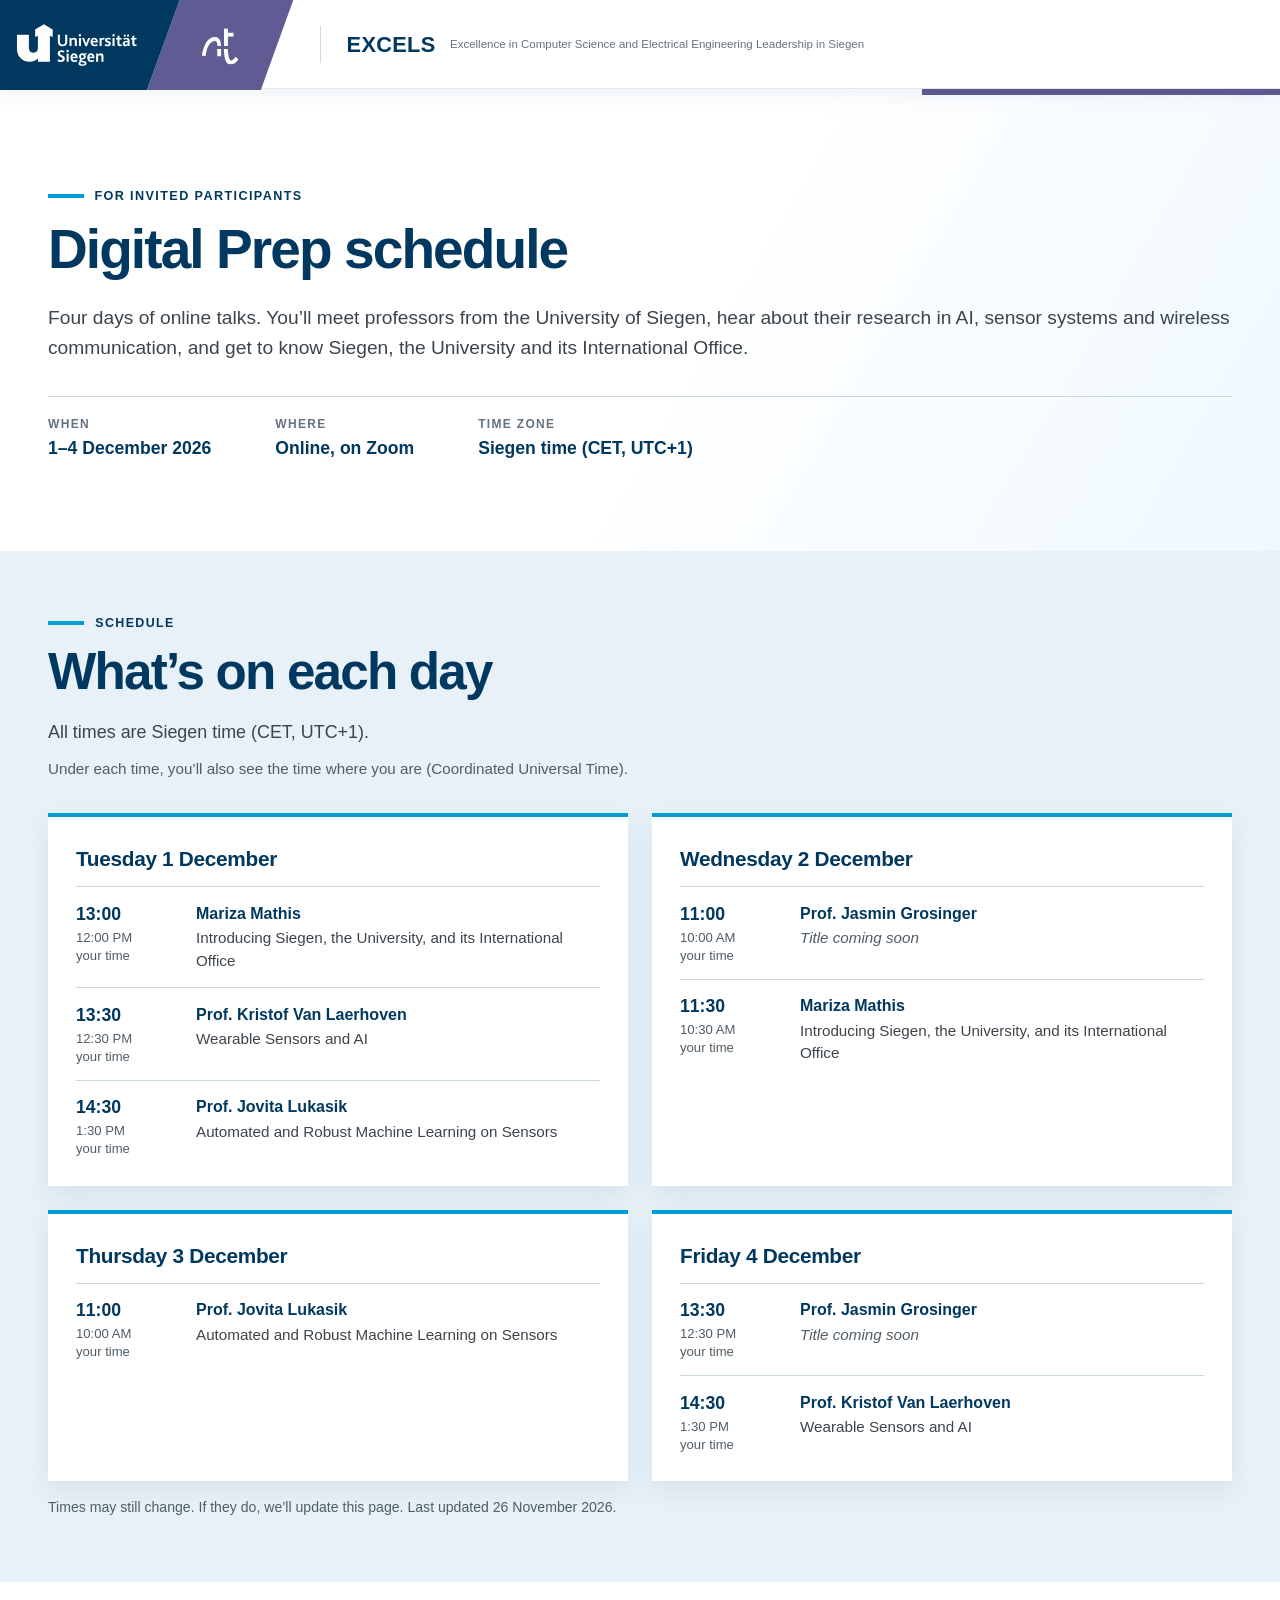
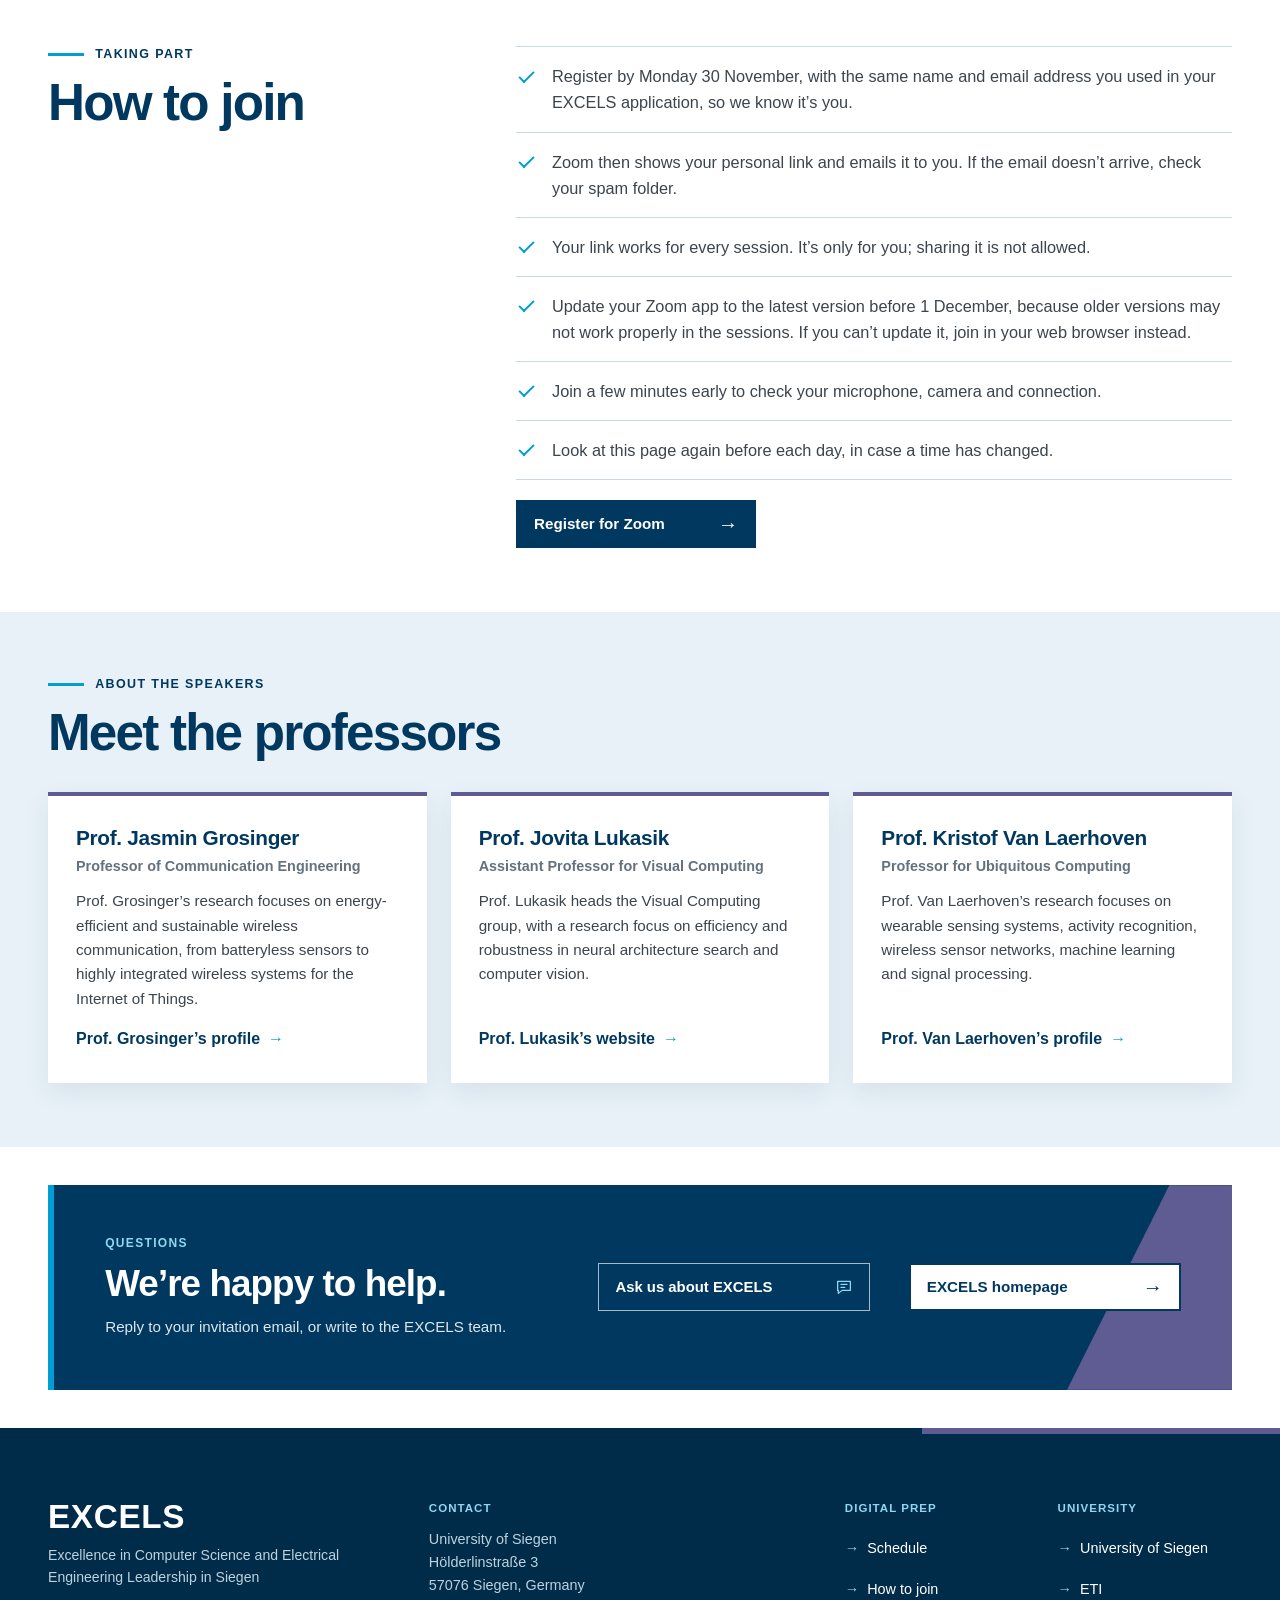
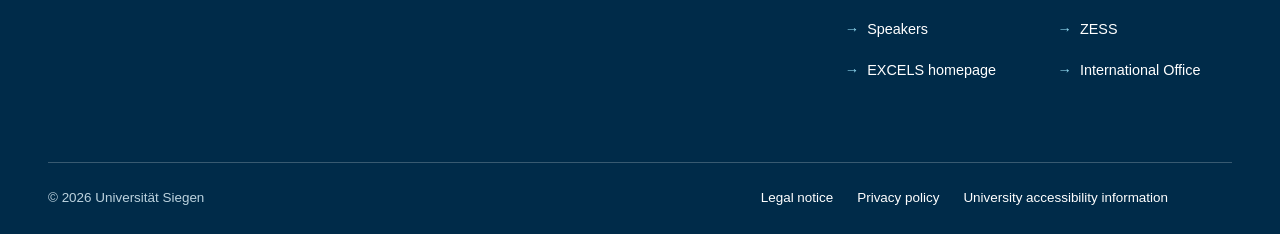
<file: digital-prep-2026/index.html>
<!doctype html>
<html lang="en">
	<head>
		<meta charset="UTF-8" />
		<meta name="viewport" content="width=device-width, initial-scale=1.0" />
		<title>Digital Prep schedule, 1&ndash;4 December 2026 | EXCELS | University of Siegen</title>
		<meta name="description" content="The schedule, the speakers and the Zoom details for EXCELS Digital Prep, online from 1 to 4 December 2026." />
		<!-- For invited participants: kept out of search results and not linked from the main page. -->
		<meta name="robots" content="noindex" />
		<meta name="theme-color" content="#00385f" />
		<meta property="og:type" content="website" />
		<meta property="og:site_name" content="EXCELS &middot; University of Siegen" />
		<meta property="og:title" content="EXCELS Digital Prep schedule, 1&ndash;4 December 2026" />
		<meta property="og:description" content="The schedule, the speakers and how to join EXCELS Digital Prep." />
		<meta property="og:image" content="../Assets/og-excels.jpg" />
		<meta property="og:image:width" content="1200" />
		<meta property="og:image:height" content="630" />
		<meta property="og:image:alt" content="EXCELS, University of Siegen: research-oriented Master&rsquo;s pathway for international Bachelor&rsquo;s students." />
		<meta property="og:locale" content="en_GB" />
		<meta name="twitter:card" content="summary_large_image" />
		<script>document.documentElement.classList.add("js");</script>
		<link rel="icon" type="image/svg+xml" href="../Assets/favicon.svg" />
		<link rel="apple-touch-icon" href="../Assets/apple-touch-icon.png" />
		<link rel="stylesheet" href="../style.css?v=2026-11-18" />
		<style>
			/* Digital Prep page: builds on the shared style.css. */

			.dp-hero-shell {
				position: relative;
				z-index: 1;
				width: min(100%, 82rem);
				margin-inline: auto;
			}

			.dp-facts {
				display: flex;
				flex-wrap: wrap;
				gap: 1rem clamp(2rem, 5vw, 4rem);
				margin: 2rem 0 0;
				padding-top: 1.25rem;
				border-top: 1px solid var(--line);
			}

			.dp-facts dt {
				font-size: 0.75rem;
				font-weight: 700;
				line-height: 1.3;
				letter-spacing: 0.11em;
				text-transform: uppercase;
				color: var(--uni-grey);
			}

			.dp-facts dd {
				margin: 0.3rem 0 0;
				font-size: 1.1rem;
				font-weight: 700;
				line-height: 1.35;
				color: var(--uni-dark-blue);
			}

			.dp-schedule-section,
			.dp-speakers-section { background: #e7f1f7; }

			.dp-timezone-note {
				margin-top: 0.6rem;
				font-size: 0.95rem;
				line-height: 1.55;
				color: #4f5d68;
			}

			.dp-days,
			.dp-speakers {
				display: grid;
				gap: clamp(1rem, 2vw, 1.5rem);
				margin: clamp(1.5rem, 2.5vw, 2rem) 0 0;
				padding: 0;
				list-style: none;
			}

			.dp-days { grid-template-columns: repeat(2, minmax(0, 1fr)); }
			.dp-speakers { grid-template-columns: repeat(3, minmax(0, 1fr)); }

			.dp-day,
			.dp-speaker-card {
				padding: clamp(1.25rem, 2.5vw, 1.75rem);
				border-top: 0.3rem solid var(--uni-light-blue);
				background: #ffffff;
				box-shadow: 0 0.55rem 1.5rem rgba(0, 56, 95, 0.08);
			}

			.dp-day-title,
			.dp-speaker-card h3 {
				margin: 0;
				font-size: clamp(1.15rem, 1.8vw, 1.3rem);
				line-height: 1.3;
				letter-spacing: -0.015em;
				color: var(--uni-dark-blue);
			}

			.dp-sessions {
				margin: 0.9rem 0 0;
				padding: 0;
				border-top: 1px solid var(--line);
				list-style: none;
			}

			.dp-session {
				display: grid;
				grid-template-columns: 6.5rem minmax(0, 1fr);
				gap: 1rem;
				padding: 0.9rem 0;
				border-bottom: 1px solid var(--line);
			}

			.dp-session:last-child { padding-bottom: 0; border-bottom: 0; }

			.dp-session-time {
				font-size: 1.1rem;
				font-weight: 700;
				line-height: 1.45;
				color: var(--uni-dark-blue);
			}

			.dp-local-time {
				display: block;
				margin-top: 0.1rem;
				font-size: 0.82rem;
				font-weight: 400;
				line-height: 1.35;
				color: #4f5d68;
			}

			/* Keeps the clock time on one line; "your time" wraps below it in narrow columns. */
			.dp-local-clock { white-space: nowrap; }

			.dp-speaker {
				font-weight: 700;
				line-height: 1.45;
				color: var(--uni-dark-blue);
			}

			.dp-talk {
				margin-top: 0.15rem;
				font-size: 0.95rem;
				line-height: 1.5;
			}

			.dp-talk-pending { font-style: italic; color: #4f5d68; }

			.dp-join-layout {
				display: grid;
				grid-template-columns: minmax(0, 0.75fr) minmax(0, 1.25fr);
				align-items: start;
				gap: var(--section-content-gap);
			}

			.dp-checklist {
				margin: 0;
				padding: 0;
				border-top: 1px solid var(--line);
				list-style: none;
			}

			.dp-checklist li {
				position: relative;
				padding: 1rem 0 1rem 2.25rem;
				border-bottom: 1px solid var(--line);
				font-size: 1.02rem;
				line-height: 1.6;
			}

			.dp-checklist li::before {
				content: "";
				position: absolute;
				top: 1.45rem;
				left: 0.2rem;
				width: 0.95rem;
				height: 0.5rem;
				border-bottom: 2px solid var(--uni-light-blue);
				border-left: 2px solid var(--uni-light-blue);
				transform: rotate(-45deg);
			}

			.dp-join-copy {
				display: grid;
				justify-items: start;
				gap: 1.25rem;
			}

			.dp-join-copy .dp-checklist { width: 100%; }

			.dp-zoom-pending {
				font-size: 1.05rem;
				font-weight: 700;
				line-height: 1.5;
				color: var(--uni-dark-blue);
			}

			.dp-speaker-card {
				display: flex;
				flex-direction: column;
				border-top-color: var(--faculty-purple);
			}

			.dp-speaker-role {
				margin-top: 0.3rem;
				font-size: 0.9rem;
				font-weight: 700;
				line-height: 1.4;
				color: var(--uni-grey);
			}

			.dp-speaker-bio {
				margin-top: 0.85rem;
				font-size: 0.95rem;
				line-height: 1.6;
			}

			.dp-speaker-link {
				display: inline-flex;
				align-items: center;
				align-self: flex-start;
				gap: 0.5rem;
				min-height: 2.75rem;
				margin-top: auto;
				padding-top: 0.75rem;
				font-weight: 700;
				color: var(--uni-dark-blue);
			}

			.dp-speaker-link > [aria-hidden="true"] {
				color: var(--uni-light-blue);
				transition: transform 0.2s ease;
			}

			.dp-speaker-link:hover {
				color: var(--uni-hover-blue);
				text-decoration: underline;
				text-decoration-thickness: 2px;
				text-underline-offset: 0.2rem;
			}

			.dp-speaker-link:hover > [aria-hidden="true"] { transform: translateX(0.2rem); }

			@media (max-width: 980px) {
				.dp-join-layout { grid-template-columns: 1fr; gap: 1.25rem; }
			}

			@media (max-width: 900px) {
				.dp-days,
				.dp-speakers { grid-template-columns: 1fr; }
			}

			@media (max-width: 700px) {
				.dp-session { grid-template-columns: 5.5rem minmax(0, 1fr); gap: 0.75rem; }
				.dp-session-time { font-size: 1.02rem; }
			}
		</style>
	</head>
	<body data-zoom-url="https://uni-siegen.zoom-x.de/meeting/register/zuzE6WflSDGsY_x4pWPi6g">
		<!-- Paste the Zoom registration link (shown on the meeting's page in Zoom) into data-zoom-url above. Until then the page says the link will follow; once set, the Register for Zoom button appears below the checklist. -->
		<a class="skip-link" href="#main-content">Skip to main content</a>
		<header class="site-header">
			<div class="header-shell">
				<a class="university-link" href="https://www.uni-siegen.de/en/" aria-label="University of Siegen homepage (opens in a new tab)">
					<img class="university-logo" src="../Assets/uni-siegen-logo.svg" alt="University of Siegen" width="257" height="128" />
				</a>
				<a class="project-brand" href="../" aria-label="EXCELS homepage">
					<span class="project-name">EXCELS</span>
					<span class="project-expansion">Excellence in Computer Science and Electrical Engineering Leadership in Siegen</span>
				</a>
			</div>
		</header>

		<main id="main-content">
			<section class="hero dp-hero" aria-labelledby="dp-title">
				<div class="dp-hero-shell">
					<p class="hero-eyebrow">For invited participants</p>
					<h1 id="dp-title">Digital Prep schedule</h1>
					<p class="hero-lead">Four days of online talks. You&rsquo;ll meet professors from the University of Siegen, hear about their research in AI, sensor systems and wireless communication, and get to know Siegen, the University and its International Office.</p>
					<dl class="dp-facts">
						<div><dt>When</dt><dd>1&ndash;4 December 2026</dd></div>
						<div><dt>Where</dt><dd>Online, on Zoom</dd></div>
						<div><dt>Time zone</dt><dd>Siegen time (CET, UTC+1)</dd></div>
					</dl>
				</div>
			</section>

			<section id="schedule" class="section dp-schedule-section" aria-labelledby="schedule-title">
				<div class="section-shell">
					<header class="section-heading">
						<p class="section-eyebrow">Schedule</p>
						<h2 id="schedule-title">What&rsquo;s on each day</h2>
						<p class="section-lead">All times are Siegen time (CET, UTC+1).</p>
						<p class="dp-timezone-note" data-timezone-note hidden></p>
					</header>

					<!-- To change a time, edit both the datetime attribute and the visible time. The local-time line only appears when the two match. -->
					<ol class="dp-days" role="list">
						<li class="dp-day">
							<h3 class="dp-day-title"><time datetime="2026-12-01">Tuesday 1 December</time></h3>
							<ol class="dp-sessions" role="list">
								<li class="dp-session">
									<p class="dp-session-time"><time datetime="2026-12-01T13:00+01:00">13:00</time></p>
									<div>
										<p class="dp-speaker">Mariza Mathis</p>
										<p class="dp-talk">Introducing Siegen, the University, and its International Office</p>
									</div>
								</li>
								<li class="dp-session">
									<p class="dp-session-time"><time datetime="2026-12-01T13:30+01:00">13:30</time></p>
									<div>
										<p class="dp-speaker">Prof. Kristof Van Laerhoven</p>
										<p class="dp-talk">Wearable Sensors and AI</p>
									</div>
								</li>
								<li class="dp-session">
									<p class="dp-session-time"><time datetime="2026-12-01T14:30+01:00">14:30</time></p>
									<div>
										<p class="dp-speaker">Prof. Jovita Lukasik</p>
										<p class="dp-talk">Automated and Robust Machine Learning on Sensors</p>
									</div>
								</li>
							</ol>
						</li>
						<li class="dp-day">
							<h3 class="dp-day-title"><time datetime="2026-12-02">Wednesday 2 December</time></h3>
							<ol class="dp-sessions" role="list">
								<li class="dp-session">
									<p class="dp-session-time"><time datetime="2026-12-02T11:00+01:00">11:00</time></p>
									<div>
										<p class="dp-speaker">Prof. Jasmin Grosinger</p>
										<p class="dp-talk dp-talk-pending">Title coming soon</p>
									</div>
								</li>
								<li class="dp-session">
									<p class="dp-session-time"><time datetime="2026-12-02T11:30+01:00">11:30</time></p>
									<div>
										<p class="dp-speaker">Mariza Mathis</p>
										<p class="dp-talk">Introducing Siegen, the University, and its International Office</p>
									</div>
								</li>
							</ol>
						</li>
						<li class="dp-day">
							<h3 class="dp-day-title"><time datetime="2026-12-03">Thursday 3 December</time></h3>
							<ol class="dp-sessions" role="list">
								<li class="dp-session">
									<p class="dp-session-time"><time datetime="2026-12-03T11:00+01:00">11:00</time></p>
									<div>
										<p class="dp-speaker">Prof. Jovita Lukasik</p>
										<p class="dp-talk">Automated and Robust Machine Learning on Sensors</p>
									</div>
								</li>
							</ol>
						</li>
						<li class="dp-day">
							<h3 class="dp-day-title"><time datetime="2026-12-04">Friday 4 December</time></h3>
							<ol class="dp-sessions" role="list">
								<li class="dp-session">
									<p class="dp-session-time"><time datetime="2026-12-04T13:30+01:00">13:30</time></p>
									<div>
										<p class="dp-speaker">Prof. Jasmin Grosinger</p>
										<p class="dp-talk dp-talk-pending">Title coming soon</p>
									</div>
								</li>
								<li class="dp-session">
									<p class="dp-session-time"><time datetime="2026-12-04T14:30+01:00">14:30</time></p>
									<div>
										<p class="dp-speaker">Prof. Kristof Van Laerhoven</p>
										<p class="dp-talk">Wearable Sensors and AI</p>
									</div>
								</li>
							</ol>
						</li>
					</ol>

					<p class="key-dates-updated">Times may still change. If they do, we&rsquo;ll update this page. Last updated <time datetime="2026-11-26">26 November 2026</time>.</p>
				</div>
			</section>

			<section id="joining" class="section" aria-labelledby="joining-title">
				<div class="section-shell dp-join-layout">
					<header class="section-heading">
						<p class="section-eyebrow">Taking part</p>
						<h2 id="joining-title">How to join</h2>
					</header>
					<div class="dp-join-copy">
						<ul class="dp-checklist" role="list">
							<li>Register by Monday 30 November, with the same name and email address you used in your EXCELS application, so we know it&rsquo;s you.</li>
							<li>Zoom then shows your personal link and emails it to you. If the email doesn&rsquo;t arrive, check your spam folder.</li>
							<li>Your link works for every session. It&rsquo;s only for you; sharing it is not allowed.</li>
							<li>Update your Zoom app to the latest version before 1 December, because older versions may not work properly in the sessions. If you can&rsquo;t update it, join in your web browser instead.</li>
							<li>Join a few minutes early to check your microphone, camera and connection.</li>
							<li>Look at this page again before each day, in case a time has changed.</li>
						</ul>
						<p class="dp-zoom-pending" data-zoom-pending>We&rsquo;ll post the Zoom registration link here before the first session.</p>
						<div data-zoom-ready hidden>
							<a class="application-button application-button-primary" href="#joining" data-zoom-link><span>Register for Zoom</span><span class="application-button-arrow" aria-hidden="true">&rarr;</span></a>
						</div>
					</div>
				</div>
			</section>

			<section id="speakers" class="section dp-speakers-section" aria-labelledby="speakers-title">
				<div class="section-shell">
					<header class="section-heading">
						<p class="section-eyebrow">About the speakers</p>
						<h2 id="speakers-title">Meet the professors</h2>
					</header>
					<ul class="dp-speakers" role="list">
						<li class="dp-speaker-card">
							<h3>Prof. Jasmin Grosinger</h3>
							<p class="dp-speaker-role">Professor of Communication Engineering</p>
							<p class="dp-speaker-bio">Prof. Grosinger&rsquo;s research focuses on energy-efficient and sustainable wireless communication, from batteryless sensors to highly integrated wireless systems for the Internet of Things.</p>
							<a class="dp-speaker-link" href="https://www.uni-siegen.de/en/prof-dr-jasmin-grosinger"><span>Prof. Grosinger&rsquo;s profile</span><span aria-hidden="true">&rarr;</span></a>
						</li>
						<li class="dp-speaker-card">
							<h3>Prof. Jovita Lukasik</h3>
							<p class="dp-speaker-role">Assistant Professor for Visual Computing</p>
							<p class="dp-speaker-bio">Prof. Lukasik heads the Visual Computing group, with a research focus on efficiency and robustness in neural architecture search and computer vision.</p>
							<a class="dp-speaker-link" href="https://jovitalukasik.github.io"><span>Prof. Lukasik&rsquo;s website</span><span aria-hidden="true">&rarr;</span></a>
						</li>
						<li class="dp-speaker-card">
							<h3>Prof. Kristof Van Laerhoven</h3>
							<p class="dp-speaker-role">Professor for Ubiquitous Computing</p>
							<p class="dp-speaker-bio">Prof. Van Laerhoven&rsquo;s research focuses on wearable sensing systems, activity recognition, wireless sensor networks, machine learning and signal processing.</p>
							<a class="dp-speaker-link" href="https://ubi29.informatik.uni-siegen.de/usi/team_kvl.html"><span>Prof. Van Laerhoven&rsquo;s profile</span><span aria-hidden="true">&rarr;</span></a>
						</li>
					</ul>
				</div>
			</section>

			<section class="application-invitation" aria-labelledby="dp-contact-title">
				<div class="section-shell">
					<div class="application-final-cta">
						<div class="application-cta-copy">
							<p class="panel-kicker">Questions</p>
							<h2 id="dp-contact-title">We&rsquo;re happy to help.</h2>
							<p class="application-cta-note">Reply to your invitation email, or write to the EXCELS team.</p>
						</div>
						<a id="excels-contact" class="application-contact-link" href="../#faq">
							<span>Ask us about EXCELS</span>
							<svg viewBox="0 0 24 24" width="18" height="18" aria-hidden="true" focusable="false"><path d="M3.5 4.5h17v12h-11l-5 4v-4h-1Z" /><path d="M8 8.5h8M8 12.5h5" /></svg>
						</a>
						<a class="application-button" href="../"><span>EXCELS homepage</span><span class="application-button-arrow" aria-hidden="true">&rarr;</span></a>
					</div>
				</div>
			</section>
		</main>

		<footer class="site-footer">
			<div class="site-footer-main">
				<div class="footer-identity">
					<p class="footer-wordmark">EXCELS</p>
					<p class="footer-expansion">Excellence in Computer Science and Electrical Engineering Leadership in Siegen</p>
				</div>

				<div class="footer-contact">
					<h2 class="footer-heading">Contact</h2>
					<address>University of Siegen<br /><span lang="de">H&ouml;lderlinstra&szlig;e 3</span><br />57076 Siegen, Germany</address>
				</div>

				<nav class="footer-links" aria-label="Footer">
					<div>
						<h2 class="footer-heading">Digital Prep</h2>
						<ul>
							<li><a href="#schedule"><span aria-hidden="true">&rarr;</span>Schedule</a></li>
							<li><a href="#joining"><span aria-hidden="true">&rarr;</span>How to join</a></li>
							<li><a href="#speakers"><span aria-hidden="true">&rarr;</span>Speakers</a></li>
							<li><a href="../"><span aria-hidden="true">&rarr;</span>EXCELS homepage</a></li>
						</ul>
					</div>
					<div>
						<h2 class="footer-heading">University</h2>
						<ul>
							<li><a href="https://www.uni-siegen.de/en/"><span aria-hidden="true">&rarr;</span>University of Siegen</a></li>
							<li><a href="https://www.uni-siegen.de/en/nt/elektrotechnik-informatik/department-of-electrical-engineering-and-computer-science"><span aria-hidden="true">&rarr;</span>ETI</a></li>
							<li><a href="https://www.zess.uni-siegen.de/"><span aria-hidden="true">&rarr;</span>ZESS</a></li>
							<li><a href="https://www.uni-siegen.de/en/team/international-office"><span aria-hidden="true">&rarr;</span>International Office</a></li>
						</ul>
					</div>
				</nav>
			</div>

			<div class="site-footer-legal">
				<p>&copy; <span data-current-year>2026</span> <span lang="de">Universit&auml;t Siegen</span></p>
				<nav aria-label="Legal information">
					<ul>
						<li><a href="https://www.uni-siegen.de/impressum">Legal notice</a></li>
						<li><a href="https://www.uni-siegen.de/en/privacy-policy">Privacy policy</a></li>
						<li><a href="https://www.uni-siegen.de/en/declaration-on-accessibility">University accessibility information</a></li>
					</ul>
				</nav>
			</div>
		</footer>

		<a class="back-to-top" href="#main-content" title="Back to top">
			<svg viewBox="0 0 24 24" width="22" height="22" aria-hidden="true" focusable="false"><path d="M12 19V5M5.5 11.5 12 5l6.5 6.5" /></svg>
			<span class="sr-only">Back to top</span>
		</a>

		<script>
			// Shows the Register for Zoom button once data-zoom-url on <body> holds the registration link.
			(() => {
				const zoomUrl = document.body.dataset.zoomUrl?.trim();

				if (!zoomUrl || !/^https:\/\//i.test(zoomUrl)) return;

				document.querySelectorAll("[data-zoom-link]").forEach((link) => { link.href = zoomUrl; });
				document.querySelectorAll("[data-zoom-ready]").forEach((element) => { element.hidden = false; });
				document.querySelectorAll("[data-zoom-pending]").forEach((element) => { element.hidden = true; });
			})();

			// Adds each session's start in the visitor's own time zone under the Siegen time.
			(() => {
				const siegen = "Europe/Berlin";
				let visitor;

				try {
					visitor = Intl.DateTimeFormat().resolvedOptions().timeZone;
				} catch (error) {
					return;
				}

				if (!visitor) return;

				const clock = (date, timeZone) => new Intl.DateTimeFormat("en-GB", { timeZone, hour: "2-digit", minute: "2-digit", hourCycle: "h23" }).format(date);
				const day = (date, timeZone) => new Intl.DateTimeFormat("en-GB", { timeZone, year: "numeric", month: "2-digit", day: "2-digit" }).format(date);
				let firstShown = null;

				document.querySelectorAll(".dp-session-time time[datetime]").forEach((element) => {
					const start = new Date(element.getAttribute("datetime"));

					if (Number.isNaN(start.getTime())) return;
					// A half-edited entry gets no local time rather than a wrong one.
					if (clock(start, siegen) !== element.textContent.trim()) return;

					const sameDay = day(start, visitor) === day(start, siegen);

					if (sameDay && clock(start, visitor) === clock(start, siegen)) return;

					const options = { timeZone: visitor, hour: "numeric", minute: "2-digit" };

					if (!sameDay) options.weekday = "short";

					const local = document.createElement("span");
					const localClock = document.createElement("span");
					local.className = "dp-local-time";
					localClock.className = "dp-local-clock";
					localClock.textContent = new Intl.DateTimeFormat(undefined, options).format(start);
					local.append(localClock, " your\u00a0time");
					element.after(local);
					firstShown = firstShown || start;
				});

				const note = document.querySelector("[data-timezone-note]");

				if (!note || !firstShown) return;

				let zoneName = visitor.replace(/_/g, " ");

				try {
					const part = new Intl.DateTimeFormat("en-GB", { timeZone: visitor, timeZoneName: "long" }).formatToParts(firstShown).find((item) => item.type === "timeZoneName");
					if (part) zoneName = part.value;
				} catch (error) {
					// Keep the time zone name from the device settings.
				}

				note.textContent = `Under each time, you\u2019ll also see the time where you are (${zoneName}).`;
				note.hidden = false;
			})();
		</script>
		<script src="../script.js?v=2026-10-28"></script>
	</body>
</html>
</file>
<file: style.css>
:root {
	--uni-dark-blue: #00385f;
	--uni-navy: #002b49;
	--uni-hover-blue: #005b8f;
	--uni-light-blue: #009ed4;
	--uni-pale-blue: #eef8ff;
	--uni-grey: #64727f;
	--uni-text: #3c444c;
	--faculty-purple: #5f5b93;
	--surface-soft: #f7fafc;
	--surface-mist: #e7eef2;
	--line: #cad8e0;
	--line-strong: #adbdc7;
	--on-dark-text: #dce8ef;
	--on-dark-accent: #8fd8f0;
	--focus-ring: var(--uni-hover-blue);
	--font-university: Calibri, Arial, system-ui, -apple-system, "Segoe UI", sans-serif;
	--section-space: clamp(3.5rem, 5vw, 5rem);
	--section-space-compact: clamp(3rem, 4vw, 4rem);
	--section-inline: clamp(1rem, 4vw, 3rem);
	--section-content-gap: clamp(1.75rem, 3vw, 2.5rem);
	--section-major-gap: clamp(3rem, 5vw, 4.5rem);
	--section-transition-space: clamp(2rem, 3vw, 2.5rem);
}

*, *::before, *::after { box-sizing: border-box; }

[hidden] { display: none !important; }

html {
	scroll-behavior: smooth;
	scroll-padding-top: 8rem;
}

body {
	margin: 0;
	background: #ffffff;
	color: var(--uni-text);
	font-family: var(--font-university);
	line-height: 1.7;
	overflow-x: hidden;
}

a { color: inherit; text-decoration: none; }
p { margin: 0; }

/* Text fills the full width of its column: no width limits and no wrapping rules on text. */

a:focus-visible,
button:focus-visible,
summary:focus-visible,
[tabindex]:focus-visible {
	outline: 3px solid var(--focus-ring);
	outline-offset: 4px;
}

.skip-link {
	position: fixed;
	top: 0.75rem;
	left: 0.75rem;
	z-index: 1000;
	padding: 0.65rem 1rem;
	border-radius: 6px;
	background: var(--uni-dark-blue);
	color: #ffffff;
	transform: translateY(-160%);
}

.skip-link:focus { transform: translateY(0); }

.sr-only {
	position: absolute;
	width: 1px;
	height: 1px;
	padding: 0;
	margin: -1px;
	overflow: hidden;
	clip: rect(0, 0, 0, 0);
	white-space: nowrap;
	border: 0;
}

/* Header */

.site-header {
	position: sticky;
	top: 0;
	z-index: 100;
	width: 100%;
	background: #ffffff;
	border-bottom: 1px solid #dfe5e9;
	box-shadow: 0 0.25rem 1.5rem rgba(0, 56, 95, 0.07);
	color: var(--uni-dark-blue);
}

.header-shell {
	position: relative;
	display: grid;
	grid-template-columns: auto minmax(13rem, 1fr) auto;
	align-items: center;
	gap: clamp(1rem, 2vw, 2rem);
	width: 100%;
	min-height: 5.5rem;
	margin-inline: 0;
	padding: 0 clamp(1rem, 4vw, 3rem) 0 0;
}

.university-link {
	position: relative;
	z-index: 2;
	display: block;
	align-self: start;
	flex: none;
	width: clamp(15.4rem, 23vw, 23rem);
	height: clamp(4.693rem, 7.01vw, 7.01rem);
	margin-bottom: min(0rem, calc(5.5rem - clamp(4.693rem, 7.01vw, 7.01rem)));
	background-image: url("Assets/uni-siegen-nt-logo.svg");
	background-repeat: no-repeat;
	background-position: right top;
	background-size: auto 100%;
	overflow: visible;
}

/* The University wordmark fills this share of the lockup; the faculty mark is the background image. */
.university-logo {
	display: block;
	width: 61.190476%;
	height: 100%;
}

.project-brand {
	display: grid;
	grid-template-columns: auto minmax(0, max-content);
	align-items: center;
	justify-self: start;
	gap: 0.9rem;
	min-width: 0;
	padding-left: clamp(1rem, 2vw, 1.75rem);
	border-left: 1px solid #cfd8de;
}

.project-name {
	font-size: clamp(1.2rem, 1.7vw, 1.55rem);
	font-weight: 700;
	letter-spacing: 0.015em;
}

.project-expansion {
	font-size: 0.72rem;
	font-weight: 400;
	line-height: 1.25;
	color: var(--uni-grey);
}

.site-header nav {
	display: flex;
	align-items: center;
	justify-content: flex-end;
	gap: clamp(0.75rem, 1.5vw, 1.4rem);
}

.site-header nav a {
	position: relative;
	padding: 0.75rem 0;
	font-size: 0.92rem;
	font-weight: 700;
	line-height: 1.2;
	color: var(--uni-text);
	transition: color 0.2s ease;
}

.site-header nav a:not(.nav-application)::after {
	content: "";
	position: absolute;
	left: 0;
	bottom: 0.4rem;
	width: 100%;
	height: 2px;
	background: var(--uni-light-blue);
	transform: scaleX(0);
	transform-origin: right;
	transition: transform 0.2s ease;
}

.site-header nav a:hover { color: var(--uni-dark-blue); }
.site-header nav a:hover::after { transform: scaleX(1); transform-origin: left; }

.site-header nav .nav-application {
	min-height: 2.75rem;
	padding: 0.78rem 1rem;
	background: var(--uni-dark-blue);
	color: #ffffff;
}

.site-header nav .nav-application:hover { background: var(--uni-navy); color: #ffffff; }

.nav-toggle {
	display: none;
	width: 3rem;
	height: 3rem;
	padding: 0.65rem;
	border: 1px solid #b9c6ce;
	background: #ffffff;
	color: var(--uni-dark-blue);
	cursor: pointer;
}

.nav-toggle > span:not(.sr-only) { display: block; width: 100%; height: 2px; margin: 5px 0; background: currentColor; transition: transform 0.2s ease, opacity 0.2s ease; }
.nav-toggle[aria-expanded="true"] > span:nth-of-type(2) { transform: translateY(7px) rotate(45deg); }
.nav-toggle[aria-expanded="true"] > span:nth-of-type(3) { opacity: 0; }
.nav-toggle[aria-expanded="true"] > span:nth-of-type(4) { transform: translateY(-7px) rotate(-45deg); }

/* Hero */

.hero {
	position: relative;
	padding: clamp(3.5rem, 7vw, 6.5rem) clamp(1rem, 4vw, 3rem);
	overflow: hidden;
	background: linear-gradient(120deg, #ffffff 0%, #ffffff 54%, var(--uni-pale-blue) 100%);
	color: var(--uni-text);
}

.hero::before {
	content: "";
	position: absolute;
	top: 0;
	right: 0;
	width: min(28vw, 26rem);
	height: 0.4rem;
	background: var(--faculty-purple);
}

.hero-shell {
	position: relative;
	z-index: 1;
	display: grid;
	grid-template-columns: minmax(0, 1.02fr) minmax(24rem, 0.98fr);
	align-items: start;
	gap: clamp(2.5rem, 6vw, 6rem);
	width: min(100%, 82rem);
	margin-inline: auto;
}

.hero-eyebrow {
	display: inline-flex;
	align-items: center;
	gap: 0.65rem;
	margin: 0 0 1.15rem;
	font-size: 0.79rem;
	font-weight: 700;
	line-height: 1.3;
	letter-spacing: 0.11em;
	text-transform: uppercase;
	color: var(--uni-dark-blue);
}

.hero-eyebrow::before {
	content: "";
	width: 2.25rem;
	height: 0.22rem;
	background: var(--uni-light-blue);
}

.hero h1 {
	max-width: 100%;
	margin: 0;
	font-size: clamp(2.7rem, 4.3vw, 4rem);
	font-weight: 700;
	line-height: 0.99;
	letter-spacing: -0.035em;
	color: var(--uni-dark-blue);
}

.hero-lead {
	margin: 1.6rem 0 0;
	font-size: clamp(1.05rem, 1.5vw, 1.22rem);
	line-height: 1.6;
	color: var(--uni-text);
}

.hero-actions {
	display: grid;
	justify-items: start;
	gap: 0.6rem;
	margin-top: 2rem;
}

.application-button {
	display: inline-flex;
	align-items: center;
	justify-content: space-between;
	gap: 1rem;
	min-height: 3rem;
	padding: 0.65rem 1rem;
	border: 2px solid var(--uni-dark-blue);
	background: #ffffff;
	font: inherit;
	font-size: 0.95rem;
	font-weight: 800;
	line-height: 1.2;
	color: var(--uni-dark-blue);
	text-align: center;
	text-decoration: none;
	white-space: nowrap;
	transition: background 0.2s ease, border-color 0.2s ease, color 0.2s ease, transform 0.2s ease;
}

.application-button:hover {
	background: var(--uni-pale-blue);
	transform: translateY(-2px);
}

.application-button > span:first-child {
	flex: none;
	white-space: nowrap;
}

.application-button-arrow {
	flex: none;
	font-size: 1.25rem;
	font-weight: 400;
	line-height: 1;
	transition: transform 0.2s ease;
}

.application-button:hover .application-button-arrow { transform: translateX(0.2rem); }

.application-button-primary {
	min-width: 15rem;
	border-color: var(--uni-dark-blue);
	background: var(--uni-dark-blue);
	color: #ffffff;
}

.application-button-primary:hover {
	border-color: var(--uni-hover-blue);
	background: var(--uni-hover-blue);
}

.application-deadline {
	display: grid;
	grid-template-columns: 1.75rem minmax(0, 1fr);
	align-items: center;
	gap: 0.55rem;
	color: var(--uni-dark-blue);
	text-align: left;
}

.application-deadline svg {
	width: 1.75rem;
	height: 1.75rem;
	fill: none;
	stroke: var(--uni-light-blue);
	stroke-width: 1.7;
	stroke-linecap: round;
	stroke-linejoin: round;
}

.application-deadline > span { min-width: 0; }

.application-deadline-label {
	display: block;
	font-size: 0.72rem;
	font-weight: 700;
	line-height: 1.3;
	letter-spacing: 0.055em;
	text-transform: uppercase;
	color: var(--uni-grey);
}

.application-deadline-value {
	display: block;
	margin-top: 0.08rem;
	font-size: 0.9rem;
	font-weight: 700;
	line-height: 1.35;
}

.hero-media { position: relative; align-self: start; margin: 0; }

.hero-image-frame {
	position: relative;
	overflow: hidden;
	aspect-ratio: 16 / 9;
	background: #d8e4ea;
}

.hero-image-frame::after {
	content: "";
	position: absolute;
	inset: 0;
	background: var(--faculty-purple);
	clip-path: polygon(100% 0, 100% 100%, 76% 100%);
	pointer-events: none;
}

.hero-image-frame img {
	display: block;
	width: 100%;
	height: 100%;
	object-fit: cover;
	object-position: 50% 48%;
}

.hero-glance {
	position: relative;
	z-index: 2;
	width: min(22rem, calc(100% - 2rem));
	margin: -2rem 0 0 -2.25rem;
	padding: 1.5rem 1.65rem;
	border: 1px solid #cfd8de;
	background: #ffffff;
	box-shadow: 0 0.75rem 2rem rgba(0, 56, 95, 0.06);
}

.hero-glance-kicker {
	margin: 0 0 0.75rem;
	font-size: 0.72rem;
	font-weight: 700;
	line-height: 1.3;
	letter-spacing: 0.08em;
	text-transform: uppercase;
	color: var(--uni-dark-blue);
}

.hero-glance-list {
	display: grid;
	gap: 0.8rem;
	margin: 0;
}

.hero-glance-list div + div {
	padding-top: 0.8rem;
	border-top: 1px solid #dfe5e9;
}

.hero-glance-list dt {
	font-size: 1.05rem;
	font-weight: 700;
	line-height: 1.35;
	color: var(--uni-dark-blue);
}

.hero-glance-list dd {
	margin: 0.15rem 0 0;
	font-size: 0.95rem;
	line-height: 1.45;
	color: var(--uni-text);
}

/* Shared section structure */

.section {
	padding: var(--section-space) var(--section-inline);
	background: #ffffff;
	color: var(--uni-text);
}

.section-shell {
	width: min(100%, 82rem);
	margin-inline: auto;
}

.section-eyebrow {
	display: flex;
	align-items: center;
	gap: 0.7rem;
	margin: 0 0 0.85rem;
	font-size: 0.78rem;
	font-weight: 700;
	line-height: 1.3;
	letter-spacing: 0.11em;
	text-transform: uppercase;
	color: var(--uni-dark-blue);
}

.section-eyebrow::before {
	content: "";
	width: 2.25rem;
	height: 0.22rem;
	background: var(--uni-light-blue);
}

.section h2 {
	margin: 0;
	font-size: clamp(2.25rem, 4vw, 3.35rem);
	font-weight: 700;
	line-height: 1.05;
	letter-spacing: -0.035em;
	color: var(--uni-dark-blue);
}

.section h2.section-eyebrow {
	margin: 0 0 0.85rem;
	font-size: 0.78rem;
	line-height: 1.3;
	letter-spacing: 0.11em;
}

.section-lead {
	margin-top: 1.25rem;
	font-size: clamp(1.04rem, 1.4vw, 1.18rem);
	line-height: 1.65;
	color: var(--uni-text);
}

.panel-kicker {
	margin: 0 0 0.75rem;
	font-size: 0.75rem;
	font-weight: 700;
	line-height: 1.3;
	letter-spacing: 0.11em;
	text-transform: uppercase;
	color: #a9def1;
}

.link-rows {
	display: grid;
	margin: var(--section-content-gap) 0 0;
	padding: 0;
	border-top: 1px solid var(--line);
	list-style: none;
}

.link-rows li { border-bottom: 1px solid var(--line); }

.link-rows a {
	display: flex;
	align-items: center;
	justify-content: space-between;
	gap: 1.25rem;
	min-height: 3.5rem;
	padding: 0.8rem 0.25rem 0.8rem 0;
	font-size: 1rem;
	font-weight: 700;
	line-height: 1.4;
	color: var(--uni-dark-blue);
	transition: color 0.2s ease;
}

.link-rows a > [aria-hidden="true"] {
	flex: none;
	font-size: 1.2rem;
	font-weight: 400;
	color: var(--uni-light-blue);
	transition: transform 0.2s ease;
}

.link-rows a:hover { color: var(--uni-hover-blue); }
.link-rows a:hover > [aria-hidden="true"] { transform: translateX(0.25rem); }

/* Quick facts */

.overview-section {
	padding-block: var(--section-space-compact);
	background: var(--surface-mist);
}

.overview-section .section-heading { margin-bottom: var(--section-content-gap); }

.glance-stats {
	display: grid;
	grid-template-columns: repeat(4, minmax(0, 1fr));
	gap: clamp(1.5rem, 4vw, 4rem);
	margin: 0;
}

.glance-stats > div { min-width: 0; }

.glance-stats dt {
	font-size: 0.76rem;
	font-weight: 700;
	line-height: 1.35;
	letter-spacing: 0.065em;
	text-transform: uppercase;
	color: #586773;
}

.glance-stats dd {
	margin: 0.65rem 0 0;
	font-size: clamp(1.25rem, 2vw, 1.65rem);
	font-weight: 700;
	line-height: 1.18;
	letter-spacing: -0.025em;
	color: var(--uni-dark-blue);
}

/* Eligibility */


.eligibility-layout {
	display: grid;
	grid-template-columns: minmax(0, 1.1fr) minmax(20rem, 0.9fr);
	align-items: start;
	gap: clamp(3rem, 5vw, 5rem);
}

.eligibility-list {
	display: grid;
	gap: 0;
	margin: clamp(1.5rem, 2.5vw, 1.875rem) 0 0;
	padding: 0;
	border-top: 1px solid #d8e1e6;
	list-style: none;
}

.eligibility-list li {
	position: relative;
	display: grid;
	grid-template-columns: 10.5rem minmax(0, 1fr);
	gap: 1.25rem;
	padding: 0.8rem 0 0.8rem 2rem;
	border-bottom: 1px solid #d8e1e6;
}

.eligibility-list li::before {
	content: "";
	position: absolute;
	top: 1.1rem;
	left: 0.15rem;
	width: 0.8rem;
	height: 0.42rem;
	border-bottom: 3px solid var(--uni-light-blue);
	border-left: 3px solid var(--uni-light-blue);
	transform: rotate(-45deg);
}

.eligibility-list strong {
	font-size: 0.94rem;
	line-height: 1.45;
	color: var(--uni-dark-blue);
}

.eligibility-list span {
	font-size: 0.98rem;
	line-height: 1.45;
	color: var(--uni-text);
}

.outreach-panel {
	display: flex;
	flex-direction: column;
	gap: 1.5rem;
	align-self: center;
	min-width: 0;
	width: 100%;
	margin: 0;
}

.outreach-map {
	display: block;
	width: 100%;
	height: auto;
}

.outreach-glance {
	--focus-ring: var(--on-dark-accent);
	width: 100%;
	padding: clamp(1.35rem, 2.5vw, 2rem);
	background: var(--uni-dark-blue);
	color: #ffffff;
	text-align: left;
}

.outreach-glance .panel-kicker { color: inherit; }

.outreach-glance-copy {
	font-size: 1.05rem;
	line-height: 1.6;
	color: inherit;
}

/* Pathway */

.pathway-section { background: var(--uni-pale-blue); }

.pathway-heading,
.pathway-heading .section-lead { max-width: 100%; }

.process-track {
	display: grid;
	grid-template-columns: repeat(4, minmax(0, 1fr));
	gap: 1px;
	margin: var(--section-content-gap) 0 0;
	padding: 1px;
	background: var(--line);
	list-style: none;
}

.process-step {
	display: flex;
	flex-direction: column;
	min-width: 0;
	min-height: 17rem;
	padding: clamp(1.25rem, 2vw, 1.65rem);
	background: var(--surface-soft);
}

.process-number {
	display: inline-flex;
	align-items: center;
	justify-content: center;
	width: 2.75rem;
	height: 2.75rem;
	margin: 0 0 1.35rem;
	background: var(--uni-dark-blue);
	font-size: 0.78rem;
	font-weight: 700;
	letter-spacing: 0.06em;
	color: #ffffff;
}

.process-step > div { min-width: 0; }

.process-step h3 {
	margin: 0;
	font-size: clamp(1.2rem, 1.8vw, 1.45rem);
	line-height: 1.15;
	letter-spacing: -0.02em;
	color: var(--uni-dark-blue);
}

.process-step p {
	margin-top: 0.85rem;
	font-size: 0.88rem;
	line-height: 1.55;
	color: var(--uni-text);
}

/* Master's study and research */

.study-research-heading,
.study-research-heading .section-lead { max-width: 100%; }

.degree-grid {
	display: grid;
	grid-template-columns: repeat(3, minmax(0, 1fr));
	gap: 1.25rem;
	margin-top: var(--section-content-gap);
}

.degree-card {
	display: flex;
	flex-direction: column;
	min-width: 0;
	padding: clamp(1.75rem, 3vw, 2.5rem);
	border: 1px solid var(--line);
	background: var(--surface-soft);
}

.degree-card-header {
	padding-bottom: 1.5rem;
	border-bottom: 1px solid var(--line);
}

.degree-type {
	display: flex;
	align-items: center;
	gap: 0.65rem;
	margin: 0 0 0.6rem;
	font-size: 0.76rem;
	font-weight: 700;
	line-height: 1.35;
	letter-spacing: 0.08em;
	text-transform: uppercase;
	color: var(--uni-grey);
}

.degree-type span {
	padding: 0.3rem 0.5rem;
	background: var(--uni-dark-blue);
	font-size: 0.68rem;
	color: #ffffff;
}

.degree-card h3 {
	margin: 0;
	font-size: clamp(2rem, 3.2vw, 2.7rem);
	line-height: 1.05;
	letter-spacing: -0.03em;
	color: var(--uni-dark-blue);
}

.degree-summary {
	margin: 1.5rem 0 2rem;
	font-size: 1rem;
	line-height: 1.65;
	color: var(--uni-text);
}

.official-programme-link {
	display: flex;
	align-items: center;
	justify-content: space-between;
	gap: 1rem;
	min-height: 3rem;
	margin-top: auto;
	padding-top: 0.85rem;
	border-top: 1px solid var(--line);
	font-size: 0.95rem;
	font-weight: 700;
	line-height: 1.35;
	color: var(--uni-dark-blue);
	transition: color 0.2s ease;
}

.official-programme-link > [aria-hidden="true"] {
	flex: none;
	font-size: 1.2rem;
	font-weight: 400;
	color: var(--uni-light-blue);
	transition: transform 0.2s ease;
}

.official-programme-link:hover { color: var(--uni-hover-blue); }
.official-programme-link:hover > [aria-hidden="true"] { transform: translateX(0.25rem); }

.masters-admission-note {
	--focus-ring: var(--on-dark-accent);
	display: grid;
	grid-template-columns: minmax(0, 1fr) minmax(22.5rem, 0.62fr);
	align-items: end;
	gap: clamp(2rem, 5vw, 5rem);
	margin-top: var(--section-content-gap);
	padding: clamp(2rem, 4vw, 3.25rem);
	background: var(--uni-dark-blue);
	color: #ffffff;
}

.masters-admission-note .panel-kicker { color: var(--on-dark-accent); }

.masters-admission-note h3 {
	margin: 0;
	font-size: clamp(1.65rem, 3vw, 2.3rem);
	line-height: 1.1;
	letter-spacing: -0.025em;
	color: #ffffff;
}

.masters-admission-note > div > p:last-child {
	margin-top: 1rem;
	font-size: 0.96rem;
	line-height: 1.65;
	color: var(--on-dark-text);
}

.masters-admission-links {
	display: grid;
	gap: 0.7rem;
	margin: 0;
	padding: 0;
	list-style: none;
}

.masters-admission-links a {
	display: flex;
	align-items: center;
	justify-content: space-between;
	gap: 1rem;
	min-height: 3.3rem;
	padding: 0.85rem 1rem;
	border: 1px solid rgba(255, 255, 255, 0.55);
	font-size: 0.88rem;
	font-weight: 700;
	line-height: 1.4;
	color: #ffffff;
}

.masters-admission-links a:hover { background: rgba(255, 255, 255, 0.1); }
.masters-admission-links a > [aria-hidden="true"] { flex: none; color: var(--on-dark-accent); }

.zess-environment,
.zess-stories {
	margin-top: var(--section-major-gap);
}

.zess-stories-heading h3,
.zess-research-heading h3 {
	margin: 0;
	font-size: clamp(1.9rem, 3.2vw, 2.7rem);
	line-height: 1.08;
	letter-spacing: -0.03em;
	color: var(--uni-dark-blue);
}

.zess-research-intro {
	margin-top: 1.25rem;
	font-size: clamp(1.04rem, 1.4vw, 1.18rem);
	line-height: 1.55;
	color: var(--uni-text);
}

.zess-research-cards {
	display: grid;
	grid-template-columns: repeat(3, minmax(0, 1fr));
	gap: clamp(1.25rem, 2.5vw, 2.25rem);
	margin-top: var(--section-content-gap);
}

.zess-research-card {
	display: flex;
	flex-direction: column;
	min-width: 0;
}

.zess-research-card img {
	display: block;
	width: 100%;
	height: auto;
	aspect-ratio: 3 / 2;
	border-radius: 0.2rem;
	background: var(--uni-pale-blue);
	object-fit: cover;
}

.research-card-data img { object-position: 50% 18%; }
.research-card-imaging img { object-position: 50% 52%; }

.zess-research-card h4 {
	margin: 1rem 0 0;
	font-size: clamp(1.25rem, 2vw, 1.5rem);
	line-height: 1.15;
	letter-spacing: -0.02em;
	color: var(--uni-dark-blue);
}

.zess-research-card > p {
	margin-top: 0.65rem;
	font-size: 0.98rem;
	line-height: 1.55;
	color: var(--uni-text);
}

.zess-research-card > .research-credit {
	margin-top: 0.8rem;
	font-size: 0.75rem;
	line-height: 1.4;
	color: var(--uni-grey);
}

.zess-story-grid {
	display: grid;
	grid-template-columns: repeat(3, minmax(0, 1fr));
	gap: clamp(1.5rem, 3vw, 3rem);
	margin-top: var(--section-content-gap);
}

.zess-story-card {
	--focus-ring: var(--on-dark-accent);
	display: flex;
	flex-direction: column;
	min-width: 0;
	background: var(--uni-dark-blue);
}

.zess-story-image {
	overflow: hidden;
	aspect-ratio: 16 / 9;
	background: var(--uni-dark-blue);
	clip-path: polygon(0 0, 100% 0, 80% 100%, 0 100%);
}

.zess-story-image img {
	display: block;
	width: 100%;
	height: 100%;
	object-fit: cover;
}

.zess-story-forum .zess-story-image img { object-position: 50% 45%; }

.zess-story-awards .zess-story-image img {
	object-position: 50% 28%;
	transform: scale(1.18);
}

.zess-story-copy {
	display: flex;
	flex: 1;
	flex-direction: column;
	justify-content: flex-start;
	padding: clamp(1.5rem, 2.6vw, 2.25rem);
}

.zess-story-copy h4 {
	margin: 0;
	font-size: clamp(1.45rem, 2.2vw, 1.85rem);
	line-height: 1.08;
	letter-spacing: -0.025em;
	color: #ffffff;
}

.zess-story-copy > p:not(.panel-kicker):not(.zess-story-credit) {
	margin-top: 1rem;
	font-size: 0.94rem;
	line-height: 1.6;
	color: var(--on-dark-text);
}

.zess-story-credit {
	margin-top: auto;
	padding-top: 1.35rem;
	font-size: 0.72rem;
	line-height: 1.45;
	color: #a9c2d1;
}

.zess-link {
	display: inline-flex;
	align-items: center;
	gap: 0.6rem;
	align-self: flex-start;
	margin-top: 1.4rem;
	padding-bottom: 0.25rem;
	border-bottom: 2px solid var(--uni-light-blue);
	font-size: 0.92rem;
	font-weight: 700;
	line-height: 1.4;
	color: #ffffff;
}

.zess-link:hover { color: #c6effc; }

/* Life in Siegen and student support */

.siegen-experience-section { background: var(--surface-mist); }

.siegen-experience-heading { max-width: none; }

.siegen-experience-lead,
.student-support-lead {
	margin: 0;
	font-size: clamp(1.04rem, 1.4vw, 1.18rem);
	line-height: 1.6;
	color: var(--uni-text);
}

.siegen-experience-lead {
	max-width: none;
	margin-top: 1.35rem;
}

.siegen-experience-grid {
	display: grid;
	grid-template-columns: minmax(22rem, 0.8fr) minmax(0, 1.2fr);
	align-items: center;
	gap: clamp(2rem, 5vw, 4.5rem);
	margin-top: var(--section-content-gap);
}

.siegen-link-panel {
	min-width: 0;
	width: 100%;
}

.siegen-link-panel h3 {
	margin: 0;
	font-size: clamp(1.9rem, 3vw, 2.6rem);
	line-height: 1.06;
	letter-spacing: -0.03em;
	color: var(--uni-dark-blue);
}

.siegen-city-media {
	position: relative;
	min-width: 0;
	width: min(100%, 44rem);
	margin: 0;
	justify-self: end;
}

.siegen-city-image {
	position: relative;
	overflow: hidden;
	aspect-ratio: 16 / 9;
	background: #d8e4ea;
}

.siegen-city-image::after {
	content: "";
	position: absolute;
	inset: 0;
	background: var(--faculty-purple);
	clip-path: polygon(100% 0, 100% 100%, 76% 100%);
	pointer-events: none;
}

.siegen-city-image img {
	display: block;
	width: 100%;
	height: 100%;
	object-fit: cover;
	object-position: 50% 44%;
}

.student-support-section { padding-bottom: var(--section-transition-space); }

.student-support-layout {
	display: grid;
	grid-template-columns: minmax(0, 0.95fr) minmax(24rem, 1fr);
	grid-template-areas: "visual copy";
	align-items: center;
	gap: clamp(3rem, 7vw, 7rem);
}

.student-support-copy {
	grid-area: copy;
	min-width: 0;
}

.student-support-lead {
	margin-top: 1.35rem;
}

.student-support-media {
	grid-area: visual;
	min-width: 0;
	margin: 0;
}

.student-support-media img {
	display: block;
	width: 100%;
	height: auto;
	aspect-ratio: 6 / 5;
	clip-path: polygon(12% 0, 100% 0, 88% 100%, 0 100%);
	object-fit: cover;
	object-position: 50% 42%;
}

/* Application guide */

.application-section { padding-top: var(--section-transition-space); }

.application-heading,
.application-heading .section-lead { max-width: 100%; }

.application-checklist-block { margin-top: var(--section-major-gap); }

.application-subheading .panel-kicker { color: var(--uni-dark-blue); }

.application-subheading h3 {
	margin: 0;
	font-size: clamp(1.65rem, 3vw, 2.3rem);
	line-height: 1.1;
	letter-spacing: -0.025em;
	color: var(--uni-dark-blue);
}

.application-process-list {
	display: grid;
	grid-template-columns: repeat(5, minmax(0, 1fr));
	gap: 1px;
	margin: 2rem 0 0;
	padding: 1px;
	background: var(--line);
	list-style: none;
}

.application-process-list li {
	display: flex;
	flex-direction: column;
	min-width: 0;
	min-height: 17rem;
	padding: clamp(1.25rem, 2vw, 1.65rem);
	background: var(--surface-soft);
}

.application-process-list li > div { min-width: 0; }

.application-step-number {
	display: inline-flex;
	align-items: center;
	justify-content: center;
	flex: none;
	width: 3.25rem;
	height: 3.25rem;
	margin: 0 0 1.35rem;
	background: var(--uni-dark-blue);
	font-size: 0.86rem;
	font-weight: 700;
	letter-spacing: 0.06em;
	color: #ffffff;
}

.application-process-list h4 {
	margin: 0;
	font-size: clamp(1.08rem, 1.55vw, 1.3rem);
	line-height: 1.15;
	letter-spacing: -0.02em;
	color: var(--uni-dark-blue);
}

.application-process-list p {
	margin-top: 0.85rem;
	font-size: 0.88rem;
	line-height: 1.55;
	color: var(--uni-text);
}

.application-process-list a,
.key-date-copy a {
	font-weight: 700;
	color: var(--uni-dark-blue);
	text-decoration: underline;
	text-decoration-color: var(--uni-light-blue);
	text-decoration-thickness: 2px;
	text-underline-offset: 0.2rem;
}

.application-process-list a:hover,
.key-date-copy a:hover { color: var(--uni-hover-blue); }

.application-materials { margin-top: var(--section-major-gap); }

.application-materials-layout {
	display: grid;
	grid-template-columns: minmax(0, 2fr) minmax(18rem, 0.8fr);
	align-items: start;
	gap: clamp(2rem, 5vw, 4.5rem);
	margin-top: var(--section-content-gap);
}

.application-materials-list {
	display: grid;
	gap: 0.75rem;
	margin: 0;
	padding: 0;
	list-style: none;
}

.application-material-item {
	border: 1px solid var(--line-strong);
	background: #ffffff;
}

.application-material-item summary {
	position: relative;
	display: flex;
	align-items: center;
	min-height: 4.25rem;
	padding: 0.9rem 3.75rem 0.9rem 1.35rem;
	list-style: none;
	color: var(--uni-dark-blue);
	cursor: pointer;
	transition: background 0.2s ease, color 0.2s ease;
}

.application-material-item summary::-webkit-details-marker { display: none; }
.application-material-item summary::marker { content: ""; }

.application-material-item summary::after {
	content: "";
	position: absolute;
	right: 1.35rem;
	top: 50%;
	width: 0.65rem;
	height: 0.65rem;
	border-right: 2px solid var(--uni-light-blue);
	border-bottom: 2px solid var(--uni-light-blue);
	transform: translateY(-70%) rotate(45deg);
	transition: transform 0.2s ease;
}

.application-material-item details[open] summary { background: var(--surface-soft); }
.application-material-item details[open] summary::after { transform: translateY(-25%) rotate(225deg); }
.application-material-item summary:hover { color: var(--uni-hover-blue); }

.application-material-title {
	font-size: clamp(1.08rem, 1.55vw, 1.3rem);
	font-weight: 700;
	line-height: 1.2;
	letter-spacing: -0.02em;
}

.application-material-answer {
	padding: 1.1rem 3.75rem 1.35rem 1.35rem;
	border-top: 1px solid #d7e1e6;
	font-size: 0.95rem;
	line-height: 1.6;
	color: var(--uni-text);
}

.application-material-answer p { margin: 0; }

.application-ready-card {
	display: grid;
	gap: 1rem;
	padding: clamp(1.5rem, 2vw, 2rem);
	background: #eef3f6;
	color: var(--uni-dark-blue);
}

.application-ready-icon {
	fill: none;
	stroke: var(--uni-dark-blue);
	stroke-width: 1.8;
	stroke-linecap: round;
	stroke-linejoin: round;
}

.application-ready-card .panel-kicker {
	margin: 0;
	color: var(--uni-dark-blue);
}

.application-ready-copy {
	font-size: 1rem;
	line-height: 1.55;
	color: var(--uni-dark-blue);
}

.application-ready-link {
	display: flex;
	align-items: center;
	justify-content: space-between;
	gap: 0.5rem;
	min-height: 3.75rem;
	margin-top: 0.35rem;
	padding: 0.9rem 1rem;
	background: var(--uni-dark-blue);
	font-weight: 700;
	line-height: 1.25;
	color: #ffffff;
	transition: background 0.2s ease;
}

.application-ready-link:hover { background: var(--uni-hover-blue); }

.application-review-note {
	margin-top: 0.4rem;
	padding-top: 1rem;
	border-top: 1px solid var(--line);
	font-size: 0.82rem;
	line-height: 1.5;
	color: var(--uni-dark-blue);
}

/* Key dates */

.key-dates-section {
	padding-block: var(--section-space-compact);
	background: #e7f1f7;
}

.key-dates-heading,
.key-dates-heading .section-lead { max-width: none; }

.key-dates-list {
	margin: clamp(1.5rem, 2.5vw, 2rem) 0 0;
	padding: 0;
	border-top: 1px solid #b9ccd7;
	list-style: none;
}

.key-dates-list li {
	display: grid;
	grid-template-columns: 3.1rem minmax(12rem, 14rem) minmax(0, 1fr);
	align-items: start;
	column-gap: clamp(1.5rem, 2.4vw, 2.25rem);
	padding: 1rem 0;
	border-bottom: 1px solid #b9ccd7;
}

.key-date-icon {
	display: inline-grid;
	place-items: center;
	width: 3.1rem;
	height: 3.1rem;
	background: var(--uni-dark-blue);
	border-radius: 50%;
	box-shadow: 0 0.55rem 1rem rgba(0, 56, 95, 0.16);
	color: #ffffff;
	line-height: 1;
}

.key-date-icon svg {
	width: 1.55rem;
	height: 1.55rem;
	fill: none;
	stroke: currentColor;
	stroke-width: 1.8;
	stroke-linecap: round;
	stroke-linejoin: round;
}

/* Top padding centres the first line of text on the 3.1rem icon. */
.key-date-window {
	padding-top: 0.78rem;
	font-size: 1rem;
	line-height: 1.55;
	color: var(--uni-text);
}

.key-date-copy {
	min-width: 0;
	padding-top: 0.68rem;
}

.key-date-copy h3 {
	margin: 0;
	font-size: clamp(1.05rem, 1.7vw, 1.3rem);
	line-height: 1.35;
	letter-spacing: -0.015em;
	color: var(--uni-dark-blue);
}

.key-date-copy p {
	margin: 0.35rem 0 0;
	font-size: 0.92rem;
	line-height: 1.5;
}

.key-dates-updated {
	margin-top: 1rem;
	font-size: 0.88rem;
	line-height: 1.5;
	color: #4f5d68;
}

/* FAQ */

.faq-section {
	padding-bottom: var(--section-transition-space);
	background: var(--surface-soft);
}

.faq-heading { max-width: none; }

.faq-heading .section-lead {
	max-width: 100%;
	font-size: 1rem;
}

.faq-groups {
	display: grid;
	gap: 0.75rem;
	margin-top: var(--section-content-gap);
}

.faq-group {
	border: 1px solid var(--line-strong);
	background: #ffffff;
	scroll-margin-top: 8rem;
}

.faq-group-header {
	position: relative;
	margin: 0;
	padding: 1.35rem 4rem 1.35rem 1.5rem;
	list-style: none;
	cursor: pointer;
	transition: background 0.2s ease;
}

.faq-group-header::-webkit-details-marker { display: none; }
.faq-group-header::marker { content: ""; }

.faq-group-header::after {
	content: "";
	position: absolute;
	right: 1.5rem;
	top: 50%;
	width: 0.75rem;
	height: 0.75rem;
	border-right: 2px solid var(--uni-dark-blue);
	border-bottom: 2px solid var(--uni-dark-blue);
	transform: translateY(-70%) rotate(45deg);
	transition: transform 0.2s ease;
}

.faq-group[open] > .faq-group-header,
.faq-group-header:hover { background: var(--surface-soft); }

.faq-group[open] > .faq-group-header::after { transform: translateY(-25%) rotate(225deg); }

.faq-group-header h3 {
	display: grid;
	gap: 0.3rem;
	margin: 0;
	font-weight: 700;
	color: var(--uni-dark-blue);
}

.faq-group-kicker {
	font-size: 0.7rem;
	line-height: 1.4;
	letter-spacing: 0.08em;
	text-transform: uppercase;
	color: var(--faculty-purple);
}

.faq-group-title {
	display: block;
	font-size: clamp(1.45rem, 2.3vw, 1.9rem);
	line-height: 1.2;
	letter-spacing: -0.02em;
}

.faq-list {
	display: grid;
	gap: 0.75rem;
	margin: 0;
	padding: 1.5rem;
	border-top: 1px solid var(--line);
	background: var(--surface-soft);
}

.faq-item {
	border: 1px solid var(--line-strong);
	background: #ffffff;
}

.faq-item summary {
	position: relative;
	padding: 1.25rem 3.75rem 1.25rem 1.5rem;
	list-style: none;
	font-size: 1.03rem;
	font-weight: 700;
	line-height: 1.45;
	color: var(--uni-dark-blue);
	cursor: pointer;
	transition: color 0.2s ease;
}

.faq-item summary::-webkit-details-marker { display: none; }
.faq-item summary::marker { content: ""; }

.faq-item summary::after {
	content: "";
	position: absolute;
	right: 1.5rem;
	top: 50%;
	width: 0.65rem;
	height: 0.65rem;
	border-right: 2px solid var(--uni-light-blue);
	border-bottom: 2px solid var(--uni-light-blue);
	transform: translateY(-70%) rotate(45deg);
	transition: transform 0.2s ease;
}

.faq-item[open] summary::after { transform: translateY(-25%) rotate(225deg); }
.faq-item summary:hover { color: var(--uni-hover-blue); }

.faq-answer {
	padding: 1.2rem 1.5rem 1.45rem;
	border-top: 1px solid var(--line);
	font-size: 0.96rem;
	line-height: 1.65;
	color: var(--uni-text);
}

.faq-answer p + p { margin-top: 0.85rem; }

.faq-answer a {
	font-weight: 700;
	color: var(--uni-hover-blue);
	text-decoration: underline;
	text-underline-offset: 0.2em;
}

.faq-answer a:hover { color: var(--faculty-purple); }

/* Closing call to action */

.application-invitation {
	padding: var(--section-transition-space) var(--section-inline);
	background: #ffffff;
	color: var(--uni-text);
}

.application-final-cta {
	--focus-ring: var(--on-dark-accent);
	position: relative;
	display: grid;
	grid-template-columns: minmax(0, 1fr) minmax(14rem, 17rem) minmax(14rem, 17rem);
	align-items: center;
	gap: clamp(1.25rem, 3vw, 3rem);
	overflow: hidden;
	padding: clamp(2rem, 4vw, 3.25rem);
	border-left: 0.4rem solid var(--uni-light-blue);
	background: var(--uni-dark-blue);
	color: #ffffff;
}

.application-final-cta::after {
	content: "";
	position: absolute;
	top: 0;
	right: 0;
	bottom: 0;
	z-index: 0;
	width: 14%;
	background: var(--faculty-purple);
	clip-path: polygon(62% 0, 100% 0, 100% 100%, 0 100%);
}

.application-final-cta > * {
	position: relative;
	z-index: 1;
}

.application-final-cta .panel-kicker { color: var(--on-dark-accent); }

.application-final-cta h2 {
	margin: 0;
	font-size: clamp(1.65rem, 3vw, 2.3rem);
	line-height: 1.1;
	letter-spacing: -0.025em;
	color: #ffffff;
}

.application-cta-copy { min-width: 0; }

.application-cta-note {
	margin-top: 0.7rem;
	font-size: 0.95rem;
	line-height: 1.5;
	color: var(--on-dark-text);
}

.application-final-cta .application-button {
	width: 100%;
	min-width: 0;
}

.application-contact-link {
	display: flex;
	align-items: center;
	justify-content: space-between;
	gap: 0.75rem;
	width: 100%;
	min-width: 0;
	min-height: 3rem;
	padding: 0.65rem 1rem;
	border: 1px solid rgba(255, 255, 255, 0.65);
	font-size: 0.93rem;
	font-weight: 700;
	line-height: 1.25;
	color: #ffffff;
	transition: background 0.2s ease, border-color 0.2s ease;
}

.application-contact-link:hover {
	border-color: #ffffff;
	background: rgba(255, 255, 255, 0.1);
}

.application-contact-link svg {
	flex: none;
	fill: none;
	stroke: var(--on-dark-accent);
	stroke-width: 1.7;
	stroke-linecap: round;
	stroke-linejoin: round;
}

/* Funding */

.funding-section {
	padding: clamp(1.75rem, 3vw, 2.5rem) clamp(1rem, 4vw, 3rem) clamp(3.5rem, 5vw, 4.75rem);
}

.funding-layout {
	display: grid;
	grid-template-columns: minmax(22rem, 0.9fr) minmax(0, 1.1fr);
	align-items: start;
	gap: clamp(2.5rem, 4vw, 4rem);
}

.funding-content { min-width: 0; }

.funding-lead {
	margin-top: 1.15rem;
	font-size: clamp(1.05rem, 1.5vw, 1.2rem);
	font-weight: 700;
	line-height: 1.45;
	color: var(--uni-dark-blue);
}

.funding-acknowledgement {
	padding: 1rem 1.2rem;
	border-left: 0.3rem solid var(--faculty-purple);
	background: var(--uni-pale-blue);
	font-size: 0.96rem;
	line-height: 1.65;
	color: var(--uni-text);
}

.funding-acknowledgement cite { font-style: normal; font-weight: 700; color: var(--uni-dark-blue); }

.funding-organisations {
	display: grid;
	grid-template-columns: repeat(2, minmax(0, 1fr));
	align-items: stretch;
	gap: 1px;
	margin-top: 1rem;
	padding: 1px;
	background: var(--line);
}

.funding-logo {
	display: flex;
	align-items: center;
	justify-content: center;
	min-width: 0;
	min-height: 10.5rem;
	padding: clamp(1.25rem, 2.5vw, 1.8rem);
	background: #ffffff;
	transition: background 0.2s ease;
}

.funding-logo:hover { background: var(--surface-soft); }

.funding-logo img {
	display: block;
	max-width: 100%;
	max-height: 7.25rem;
	width: auto;
	height: auto;
	object-fit: contain;
}

.funding-logo-bmftr img { max-width: min(100%, 22rem); }
.funding-logo-daad img { max-width: min(100%, 24rem); }

/* Footer */

.site-footer {
	--focus-ring: var(--on-dark-accent);
	position: relative;
	background: var(--uni-navy);
	font-size: 0.9rem;
	color: var(--on-dark-text);
}

.site-footer::before {
	content: "";
	position: absolute;
	top: 0;
	right: 0;
	width: min(28vw, 26rem);
	height: 0.4rem;
	background: var(--faculty-purple);
}

.site-footer-main,
.site-footer-legal {
	width: min(calc(100% - clamp(2rem, 8vw, 6rem)), 82rem);
	margin-inline: auto;
}

.site-footer-main {
	display: grid;
	grid-template-columns: minmax(0, 0.9fr) minmax(15rem, 1fr) minmax(20rem, 1.1fr);
	gap: clamp(2rem, 5vw, 5rem);
	padding-block: clamp(3rem, 6vw, 4.5rem);
}

.site-footer ul {
	margin: 0;
	padding: 0;
	list-style: none;
}

.footer-wordmark {
	font-size: clamp(1.9rem, 2.6vw, 2.4rem);
	font-weight: 700;
	line-height: 1;
	letter-spacing: 0.02em;
	color: #ffffff;
}

.footer-expansion {
	margin-top: 0.75rem;
	font-size: 0.88rem;
	line-height: 1.55;
	color: #bcd3df;
}

.footer-heading {
	margin: 0 0 0.75rem;
	font-size: 0.72rem;
	font-weight: 700;
	line-height: 1.4;
	letter-spacing: 0.09em;
	text-transform: uppercase;
	color: var(--on-dark-accent);
}

.footer-contact {
	display: grid;
	align-content: start;
	justify-items: start;
	gap: 0.75rem;
}

.footer-contact .footer-heading { margin-bottom: 0; }

.footer-links a:hover,
.site-footer-legal a:hover {
	text-decoration: underline;
	text-decoration-thickness: 2px;
	text-underline-offset: 0.2rem;
}

.footer-contact address {
	font-style: normal;
	line-height: 1.6;
	color: #bcd3df;
}

.footer-links {
	display: grid;
	grid-template-columns: repeat(2, minmax(0, 1fr));
	gap: clamp(1.25rem, 3vw, 2.5rem);
}

.footer-links a {
	position: relative;
	display: inline-block;
	min-width: 2.75rem;
	padding: 0.5rem 0 0.5rem 1.4rem;
	color: #ffffff;
}

/* Positioned out of flow so the hover underline stays on the link text; aligned with the first line when a link wraps. */
.footer-links a > [aria-hidden="true"] {
	position: absolute;
	top: calc(0.5rem + 0.85em);
	left: 0;
	color: var(--on-dark-accent);
	transform: translateY(-50%);
	transition: transform 0.2s ease;
}

.footer-links a:hover > [aria-hidden="true"] { transform: translate(0.2rem, -50%); }

.site-footer-legal {
	display: flex;
	flex-wrap: wrap;
	align-items: center;
	gap: 0.25rem 2rem;
	min-height: 4.5rem;
	padding-block: 0.75rem;
	/* Leaves room for the floating back-to-top button at the bottom of the page. */
	padding-inline-end: 4rem;
	border-top: 1px solid rgba(255, 255, 255, 0.22);
	font-size: 0.84rem;
	color: #bcd3df;
}

.site-footer-legal nav { margin-left: auto; }

.site-footer-legal ul {
	display: flex;
	flex-wrap: wrap;
	gap: 0 1.5rem;
}

.site-footer-legal a {
	display: inline-flex;
	align-items: center;
	gap: 0.45rem;
	min-height: 2.75rem;
	color: #ffffff;
}

/* Back to top */

.back-to-top {
	--focus-ring: var(--uni-light-blue);
	position: fixed;
	right: clamp(1rem, 2vw, 1.5rem);
	bottom: calc(clamp(1rem, 2vw, 1.5rem) + env(safe-area-inset-bottom, 0px));
	z-index: 50;
	display: grid;
	place-items: center;
	width: 3rem;
	height: 3rem;
	border: 2px solid #ffffff;
	border-radius: 50%;
	background: var(--uni-dark-blue);
	box-shadow: 0 0.35rem 1rem rgba(0, 43, 73, 0.28);
	color: #ffffff;
	transition: background 0.2s ease, opacity 0.2s ease, transform 0.2s ease;
}

.back-to-top svg {
	fill: none;
	stroke: currentColor;
	stroke-width: 2.2;
	stroke-linecap: round;
	stroke-linejoin: round;
}

.back-to-top:hover { background: var(--uni-hover-blue); }

/* With JavaScript, the button stays hidden until the hero has scrolled out of view. */
.js .back-to-top:not(.is-visible) {
	visibility: hidden;
	opacity: 0;
	transform: translateY(0.75rem);
	transition: opacity 0.2s ease, transform 0.2s ease, visibility 0s linear 0.2s;
}

/* Responsive */

@media (max-width: 1199px) {
	.header-shell {
		position: static;
		grid-template-columns: auto 1fr auto;
		gap: 1rem;
		min-height: 5.25rem;
	}

	.university-link { width: 14rem; height: 4.267rem; margin-bottom: 0; }
	.project-brand { justify-self: start; }

	.nav-toggle { grid-column: 3; grid-row: 1; }
	.js .nav-toggle { display: block; }
	.nav-toggle[aria-expanded="true"] { background: #eef2f4; }

	/* Without JavaScript the links stay visible as a row below the logo. */
	.site-header nav {
		grid-column: 1 / -1;
		flex-wrap: wrap;
		justify-content: flex-start;
		gap: 0 1.25rem;
		padding: 0.25rem 0 0.75rem clamp(1rem, 4vw, 3rem);
		border-top: 1px solid #dfe5e9;
	}

	.site-header nav a { display: inline-flex; align-items: center; min-height: 2.75rem; }
	.site-header nav a::after { display: none; }

	.js .site-header nav {
		position: absolute;
		top: calc(100% + 0.5rem);
		right: 1.125rem;
		z-index: 101;
		display: none;
		grid-template-columns: 1fr;
		gap: 0;
		width: min(11.875rem, calc(100vw - 2.25rem));
		max-height: calc(100vh - 6.5rem);
		max-height: calc(100dvh - 6.5rem);
		padding: 0.5rem;
		overflow-y: auto;
		background: #ffffff;
		border: 1px solid #d1d5d9;
		border-radius: 0.5rem;
		box-shadow: 0 1rem 1.75rem rgba(0, 56, 95, 0.12);
	}

	.js .site-header nav.is-open { display: grid; }

	.js .site-header nav a {
		display: flex;
		justify-content: flex-start;
		min-height: 3.5rem;
		padding: 0.9rem 0.75rem;
		border-bottom: 1px solid #dfe5e9;
		font-size: 1rem;
		text-align: left;
	}

	.js .site-header nav .nav-application {
		justify-content: center;
		width: 100%;
		margin-top: 0.5rem;
		padding-inline: 1rem;
		border-bottom: 0;
		text-align: center;
	}
}

@media (max-width: 1180px) {
	.project-brand { grid-template-columns: auto; }
	.project-expansion { display: none; }
	.degree-grid { grid-template-columns: 1fr; }
	.application-process-list { grid-template-columns: repeat(6, minmax(0, 1fr)); }
	.application-process-list li { grid-column: span 2; min-height: 0; }
	.application-process-list li:nth-last-child(-n+2) { grid-column: span 3; }
	.process-track { grid-template-columns: repeat(2, minmax(0, 1fr)); }
	.process-step { min-height: 0; }
}

@media (max-width: 1080px) {
	html { scroll-padding-top: 6rem; }
	.funding-layout { grid-template-columns: 1fr; gap: 1.75rem; }
	.funding-heading { max-width: none; }
	.application-final-cta { grid-template-columns: repeat(2, minmax(0, 1fr)); }
	.application-cta-copy { grid-column: 1 / -1; }
}

@media (max-width: 980px) {
	.hero-shell { grid-template-columns: 1fr; gap: 3.25rem; }
	.hero-media { max-width: 47rem; margin-top: 0; }
	.hero-glance { margin-left: clamp(1rem, 5vw, 2.25rem); }
	.eligibility-layout { grid-template-columns: 1fr; }
	.outreach-panel { width: 100%; max-width: 36rem; justify-self: center; }
	.zess-story-grid { grid-template-columns: repeat(2, minmax(0, 1fr)); }
	.zess-research-cards { grid-template-columns: repeat(2, minmax(0, 1fr)); }
	.siegen-experience-grid { grid-template-columns: 1fr; gap: 2.5rem; }
	.siegen-city-media { max-width: 44rem; }
	.siegen-city-media { justify-self: start; }
	.student-support-layout { grid-template-columns: 1fr; grid-template-areas: "copy" "visual"; gap: 3rem; }
	.student-support-media { width: 100%; max-width: 44rem; }
	.application-materials-layout { grid-template-columns: 1fr; }
	.application-ready-card { width: 100%; }
	.masters-admission-note { grid-template-columns: 1fr; }
	.key-dates-list li { grid-template-columns: 3.1rem minmax(11rem, 12.5rem) minmax(0, 1fr); column-gap: 1.5rem; }
	.site-footer-main { grid-template-columns: minmax(0, 1fr) minmax(0, 1.2fr); }
	.footer-identity { grid-column: 1 / -1; }
}

@media (max-width: 900px) {
	.glance-stats { grid-template-columns: repeat(2, minmax(0, 1fr)); row-gap: 2rem; }

	.key-dates-list li {
		grid-template-columns: 2.75rem minmax(0, 1fr);
		gap: 0.15rem 1rem;
		padding: 0.9rem 0;
	}

	.key-date-icon { grid-row: 1 / span 2; width: 2.75rem; height: 2.75rem; }
	.key-date-icon svg { width: 1.4rem; height: 1.4rem; }
	.key-date-window { grid-column: 2; padding-top: 0; font-size: 0.9rem; }
	.key-date-copy { grid-column: 2; padding-top: 0; }
	.key-date-copy h3 { font-size: 1.08rem; }
}

@media (max-width: 700px) {
	:root {
		--section-space: 3.25rem;
		--section-space-compact: 3rem;
		--section-inline: 1rem;
		--section-transition-space: 2rem;
	}

	.header-shell { gap: 0.7rem; padding: 0 0.85rem 0 0; }
	.university-link { width: 12rem; height: 3.657rem; }
	.project-brand { padding-left: 0.75rem; }
	.project-name { font-size: 1.15rem; }

	.hero { padding: 3.25rem 1rem 3.75rem; }
	.hero h1 { font-size: clamp(2.3rem, 10vw, 3rem); line-height: 1.02; }
	.hero-lead { font-size: 1.03rem; }
	.hero-actions { justify-items: stretch; }
	.hero-glance { width: calc(100% - 1rem); margin: -1.25rem 0.5rem 0; padding: 1.25rem; }
	.glance-stats { gap: 2rem 1.5rem; }
	.eligibility-list li { grid-template-columns: 1fr; gap: 0.25rem; }
	.process-track { grid-template-columns: 1fr; }
	.process-step { padding: 1.25rem; }
	.degree-card { padding: 1.5rem 1.25rem; }
	.masters-admission-note { padding: 1.5rem 1.25rem; }
	.masters-admission-links a { align-items: flex-start; }

	.zess-research-cards { grid-template-columns: 1fr; }

	/* The three ZESS stories become a swipeable row instead of three full-height cards. */
	.zess-story-grid {
		grid-template-columns: none;
		grid-auto-flow: column;
		grid-auto-columns: min(85%, 20rem);
		gap: 1rem;
		margin-inline: -1rem;
		padding: 0 1rem 0.75rem;
		overflow-x: auto;
		overscroll-behavior-x: contain;
		scroll-snap-type: x mandatory;
		scroll-padding-inline: 1rem;
	}

	.zess-story-card { scroll-snap-align: start; }
	.zess-story-copy { padding: 1.5rem 1.25rem; }

	.siegen-city-image { aspect-ratio: 4 / 3; }
	.student-support-media img { clip-path: polygon(6% 0, 100% 0, 94% 100%, 0 100%); }

	.application-step-number { width: 2.75rem; height: 2.75rem; }
	.application-process-list { grid-template-columns: 1fr; }
	.application-process-list li,
	.application-process-list li:nth-last-child(-n+2) { grid-column: 1; min-height: 0; }
	.application-material-item summary { min-height: 3.75rem; padding: 0.85rem 3rem 0.85rem 1rem; }
	.application-material-item summary::after { right: 1.15rem; }
	.application-material-answer { padding: 1rem 1rem 1.2rem; }
	.application-ready-card { width: 100%; padding: 1.4rem; }

	.application-final-cta { grid-template-columns: 1fr; align-items: start; }
	.application-cta-copy { grid-column: auto; }

	.faq-group-header { padding: 1.15rem 3.25rem 1.15rem 1rem; }
	.faq-group-header::after { right: 1.15rem; }
	.faq-list { padding: 1rem; }
	.faq-item summary { padding: 1.05rem 3rem 1.05rem 1rem; }
	.faq-item summary::after { right: 1.15rem; }
	.faq-answer { padding: 1rem; }

	.funding-section { padding: 2rem 1rem 3rem; }
	.funding-layout { gap: 1.5rem; }
	.funding-organisations { grid-template-columns: 1fr; }
	.funding-logo { min-height: 8.5rem; padding: 1rem 1.25rem; }
	.funding-logo img { max-height: 6.5rem; }

	.site-footer-main,
	.site-footer-legal { width: min(calc(100% - 2rem), 82rem); }
	.site-footer-main { grid-template-columns: 1fr; gap: 2rem; padding-block: 2.75rem 2.25rem; }
	.footer-identity { grid-column: auto; }
	.site-footer-legal { flex-direction: column; align-items: flex-start; gap: 0; padding-block: 1rem 1.25rem; }
	.site-footer-legal nav { margin-left: 0; }
	.site-footer-legal ul { gap: 0 1.25rem; }
}

@media (max-width: 520px) {
	.js .site-header nav { right: 0.75rem; width: min(11.875rem, calc(100vw - 1.5rem)); }
}

@media (max-width: 360px) {
	.university-link { width: 9.5rem; height: 2.895rem; }
}

/* Keeps the menu button clear of the EXCELS name on very narrow screens, including a 320px viewport with a classic scrollbar. */
@media (max-width: 340px) {
	.header-shell { gap: 0.5rem; }
	.university-link { width: 8.5rem; height: 2.591rem; }
	.project-brand { padding-left: 0.6rem; }
}

@media (prefers-reduced-motion: reduce) {
	html { scroll-behavior: auto; }
	*, *::before, *::after { transition-duration: 0.01ms !important; animation-duration: 0.01ms !important; }
}
</file>
